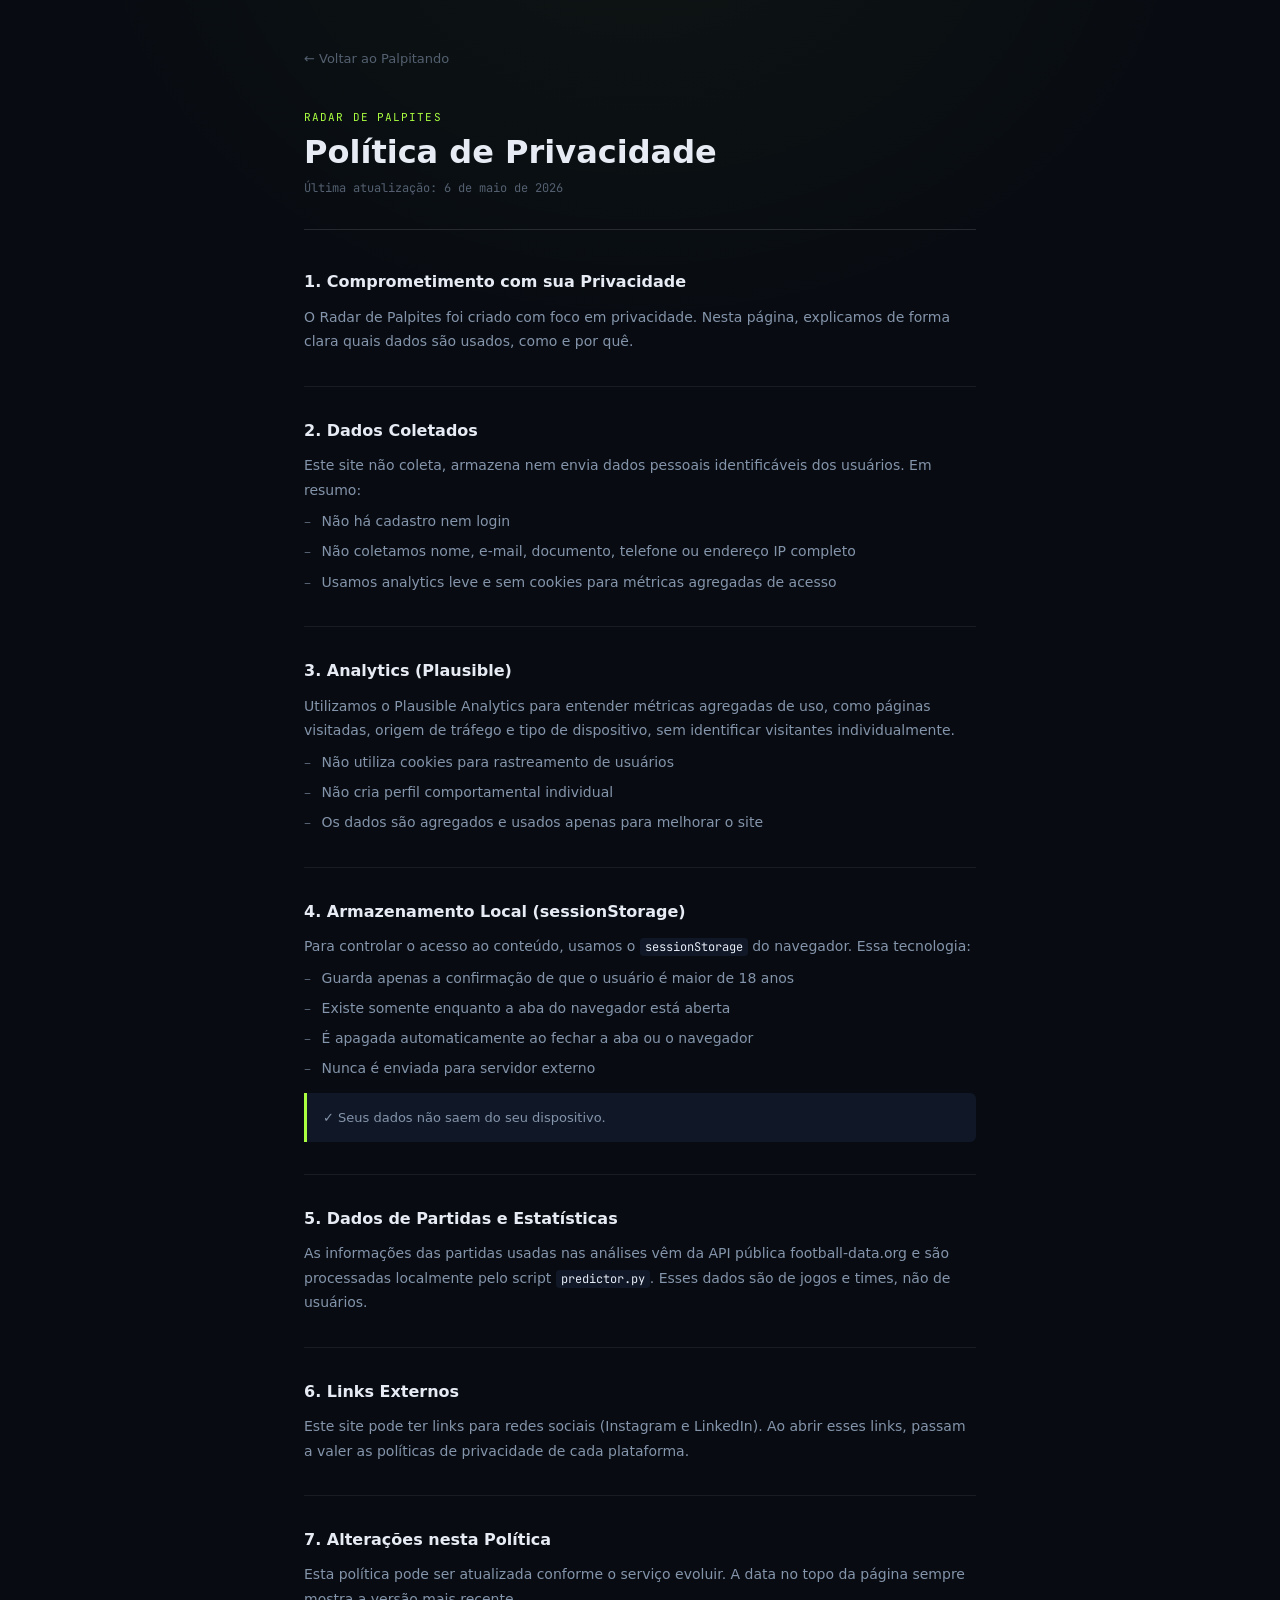
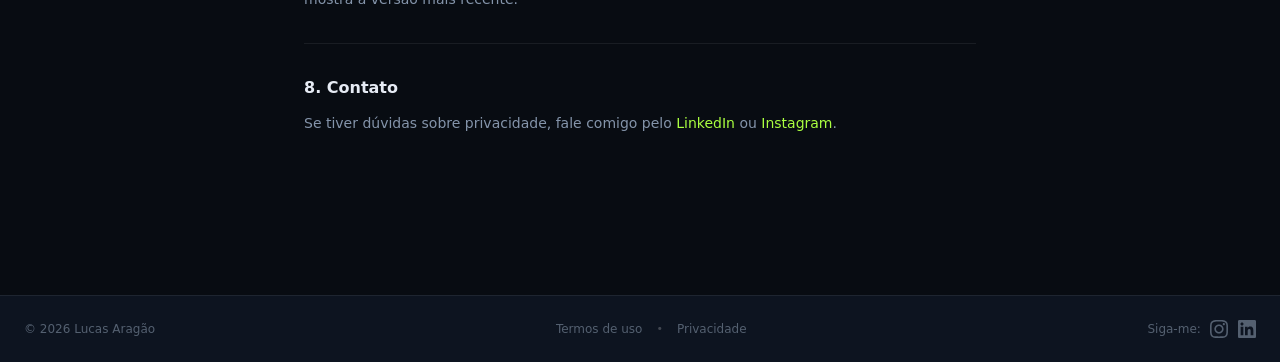
<file: privacidade.html>
<!DOCTYPE html>
<html lang="pt-BR">
<head>
  <meta charset="UTF-8" />
  <meta name="viewport" content="width=device-width, initial-scale=1.0" />
  <title>Política de Privacidade — Radar de Palpites</title>
  <meta name="description" content="Política de privacidade do Radar de Palpites em linguagem simples e transparente." />
  <meta property="og:title" content="Política de Privacidade — Radar de Palpites" />
  <meta property="og:type" content="website" />
  <meta name="color-scheme" content="dark light" />
  <!-- Privacy-friendly analytics by Plausible -->
  <script async src="https://plausible.io/js/pa-AXcuUjfmheGgWd1r8lL9A.js"></script>
  <script>
    window.plausible = window.plausible || function () {
      (plausible.q = plausible.q || []).push(arguments);
    };
    plausible.init = plausible.init || function (i) {
      plausible.o = i || {};
    };
    plausible.init();
  </script>
  <script>
    (function () {
      try {
        var savedTheme = localStorage.getItem('radar-theme');
        if (savedTheme === 'light' || savedTheme === 'dark') {
          document.documentElement.dataset.theme = savedTheme;
        }
      } catch (error) {}
    })();
  </script>
  <link rel="icon" href="assets/fav-icon.png" type="image/png" />
  <link rel="preconnect" href="https://fonts.googleapis.com" />
  <link rel="preconnect" href="https://fonts.gstatic.com" crossorigin />
  <link href="https://fonts.googleapis.com/css2?family=Inter:wght@300;400;500;600;700&family=JetBrains+Mono:wght@400;500&display=swap" rel="stylesheet" />
  <link rel="stylesheet" href="styles.css" />
  <style>
    .legal-page {
      max-width: 720px;
      margin: 0 auto;
      padding: 3rem 1.5rem 5rem;
    }
    .legal-back {
      display: inline-flex;
      align-items: center;
      gap: 6px;
      font-size: 13px;
      color: var(--text-3);
      text-decoration: none;
      margin-bottom: 2.5rem;
      transition: color var(--transition);
    }
    .legal-back:hover { color: var(--text-2); }
    .legal-eyebrow {
      font-family: var(--mono);
      font-size: 11px;
      letter-spacing: 0.1em;
      text-transform: uppercase;
      color: var(--primary);
      margin-bottom: 0.5rem;
    }
    .legal-title {
      font-size: 2rem;
      font-weight: 700;
      color: var(--text);
      margin-bottom: 0.5rem;
      line-height: 1.2;
    }
    .legal-updated {
      font-size: 12px;
      color: var(--text-3);
      font-family: var(--mono);
      margin-bottom: 2.5rem;
      padding-bottom: 2rem;
      border-bottom: 1px solid var(--line-2);
    }
    .legal-section {
      margin-bottom: 2rem;
    }
    .legal-section h2 {
      font-size: 1rem;
      font-weight: 600;
      color: var(--text);
      margin-bottom: 0.65rem;
    }
    .legal-section p {
      font-size: 14px;
      color: var(--text-2);
      line-height: 1.75;
    }
    .legal-section ul {
      list-style: none;
      display: flex;
      flex-direction: column;
      gap: 0.4rem;
      margin-top: 0.5rem;
    }
    .legal-section ul li {
      font-size: 14px;
      color: var(--text-2);
      line-height: 1.7;
      padding-left: 1.1rem;
      position: relative;
    }
    .legal-section ul li::before {
      content: "–";
      position: absolute;
      left: 0;
      color: var(--text-3);
    }
    .legal-divider {
      border: none;
      border-top: 1px solid var(--line);
      margin: 2rem 0;
    }
    .legal-highlight {
      background: var(--surface);
      border-left: 3px solid var(--primary);
      padding: 0.85rem 1rem;
      border-radius: 0 var(--radius-sm) var(--radius-sm) 0;
      font-size: 13px;
      color: var(--text-2);
      line-height: 1.65;
      margin-top: 0.75rem;
    }
  </style>
</head>
<body>
  <div class="legal-page">
    <a href="index.html" class="legal-back">← Voltar ao Palpitando</a>

    <p class="legal-eyebrow">Radar de Palpites</p>
    <h1 class="legal-title">Política de Privacidade</h1>
    <p class="legal-updated">Última atualização: 6 de maio de 2026</p>

    <div class="legal-section">
      <h2>1. Comprometimento com sua Privacidade</h2>
      <p>O Radar de Palpites foi criado com foco em privacidade. Nesta página, explicamos de forma clara quais dados são usados, como e por quê.</p>
    </div>

    <hr class="legal-divider" />

    <div class="legal-section">
      <h2>2. Dados Coletados</h2>
      <p>Este site não coleta, armazena nem envia dados pessoais identificáveis dos usuários. Em resumo:</p>
      <ul>
        <li>Não há cadastro nem login</li>
        <li>Não coletamos nome, e-mail, documento, telefone ou endereço IP completo</li>
        <li>Usamos analytics leve e sem cookies para métricas agregadas de acesso</li>
      </ul>
    </div>

    <hr class="legal-divider" />

    <div class="legal-section">
      <h2>3. Analytics (Plausible)</h2>
      <p>Utilizamos o Plausible Analytics para entender métricas agregadas de uso, como páginas visitadas, origem de tráfego e tipo de dispositivo, sem identificar visitantes individualmente.</p>
      <ul>
        <li>Não utiliza cookies para rastreamento de usuários</li>
        <li>Não cria perfil comportamental individual</li>
        <li>Os dados são agregados e usados apenas para melhorar o site</li>
      </ul>
    </div>

    <hr class="legal-divider" />

    <div class="legal-section">
      <h2>4. Armazenamento Local (sessionStorage)</h2>
      <p>Para controlar o acesso ao conteúdo, usamos o <code style="font-family: var(--mono); font-size: 12px; background: var(--surface); padding: 1px 5px; border-radius: 4px; color: var(--text);">sessionStorage</code> do navegador. Essa tecnologia:</p>
      <ul>
        <li>Guarda apenas a confirmação de que o usuário é maior de 18 anos</li>
        <li>Existe somente enquanto a aba do navegador está aberta</li>
        <li>É apagada automaticamente ao fechar a aba ou o navegador</li>
        <li>Nunca é enviada para servidor externo</li>
      </ul>
      <div class="legal-highlight">
        ✓ Seus dados não saem do seu dispositivo.
      </div>
    </div>

    <hr class="legal-divider" />

    <div class="legal-section">
      <h2>5. Dados de Partidas e Estatísticas</h2>
      <p>As informações das partidas usadas nas análises vêm da API pública football-data.org e são processadas localmente pelo script <code style="font-family: var(--mono); font-size: 12px; background: var(--surface); padding: 1px 5px; border-radius: 4px; color: var(--text);">predictor.py</code>. Esses dados são de jogos e times, não de usuários.</p>
    </div>

    <hr class="legal-divider" />

    <div class="legal-section">
      <h2>6. Links Externos</h2>
      <p>Este site pode ter links para redes sociais (Instagram e LinkedIn). Ao abrir esses links, passam a valer as políticas de privacidade de cada plataforma.</p>
    </div>

    <hr class="legal-divider" />

    <div class="legal-section">
      <h2>7. Alterações nesta Política</h2>
      <p>Esta política pode ser atualizada conforme o serviço evoluir. A data no topo da página sempre mostra a versão mais recente.</p>
    </div>

    <hr class="legal-divider" />

    <div class="legal-section">
      <h2>8. Contato</h2>
      <p>Se tiver dúvidas sobre privacidade, fale comigo pelo <a href="https://www.linkedin.com/in/lucas-aragao-magno/" target="_blank" rel="noopener noreferrer" style="color: var(--primary); text-decoration: none;">LinkedIn</a> ou <a href="https://www.instagram.com/lucaasaragao1/" target="_blank" rel="noopener noreferrer" style="color: var(--primary); text-decoration: none;">Instagram</a>.</p>
    </div>
  </div>

  <footer class="app-footer">
    <div class="footer-content">
      <div class="footer-copyright">© 2026 Lucas Aragão</div>
      <div class="footer-links">
        <a href="termos.html" class="footer-link">Termos de uso</a>
        <span class="footer-separator">•</span>
        <a href="privacidade.html" class="footer-link">Privacidade</a>
      </div>
      <div class="footer-social">
        <span>Siga-me:</span>
        <a href="https://www.instagram.com/lucaasaragao1/" target="_blank" rel="noopener noreferrer" class="social-link">
          <svg width="18" height="18" viewBox="0 0 24 24" fill="currentColor"><path d="M12 2.163c3.204 0 3.584.012 4.85.07 3.252.148 4.771 1.691 4.919 4.919.058 1.265.069 1.645.069 4.849 0 3.205-.012 3.584-.069 4.849-.149 3.225-1.664 4.771-4.919 4.919-1.266.058-1.644.07-4.85.07-3.204 0-3.584-.012-4.849-.07-3.26-.149-4.771-1.699-4.919-4.92-.058-1.265-.07-1.644-.07-4.849 0-3.204.013-3.583.07-4.849.149-3.227 1.664-4.771 4.919-4.919 1.266-.057 1.645-.069 4.849-.069zm0-2.163c-3.259 0-3.667.014-4.947.072-4.358.2-6.78 2.618-6.98 6.98-.059 1.281-.073 1.689-.073 4.948 0 3.259.014 3.668.072 4.948.2 4.358 2.618 6.78 6.98 6.98 1.281.058 1.689.072 4.948.072 3.259 0 3.668-.014 4.948-.072 4.354-.2 6.782-2.618 6.979-6.98.059-1.28.073-1.689.073-4.948 0-3.259-.014-3.667-.072-4.947-.196-4.354-2.617-6.78-6.979-6.98-1.281-.059-1.69-.073-4.949-.073zm0 5.838c-3.403 0-6.162 2.759-6.162 6.162s2.759 6.163 6.162 6.163 6.162-2.759 6.162-6.163c0-3.403-2.759-6.162-6.162-6.162zm0 10.162c-2.209 0-4-1.79-4-4 0-2.209 1.791-4 4-4s4 1.791 4 4c0 2.21-1.791 4-4 4zm6.406-11.845c-.796 0-1.441.645-1.441 1.44s.645 1.44 1.441 1.44c.795 0 1.439-.645 1.439-1.44s-.644-1.44-1.439-1.44z"/></svg>
        </a>
        <a href="https://www.linkedin.com/in/lucas-aragao-magno/" target="_blank" rel="noopener noreferrer" class="social-link">
          <svg width="18" height="18" viewBox="0 0 24 24" fill="currentColor"><path d="M20.447 20.452h-3.554v-5.569c0-1.328-.027-3.037-1.852-3.037-1.853 0-2.136 1.445-2.136 2.939v5.667H9.351V9h3.414v1.561h.046c.477-.9 1.637-1.85 3.37-1.85 3.601 0 4.267 2.37 4.267 5.455v6.286zM5.337 7.433c-1.144 0-2.063-.926-2.063-2.065 0-1.138.92-2.063 2.063-2.063 1.14 0 2.064.925 2.064 2.063 0 1.139-.925 2.065-2.064 2.065zm1.782 13.019H3.555V9h3.564v11.452zM22.225 0H1.771C.792 0 0 .774 0 1.729v20.542C0 23.227.792 24 1.771 24h20.451C23.2 24 24 23.227 24 22.271V1.729C24 .774 23.2 0 22.222 0h.003z"/></svg>
        </a>
      </div>
    </div>
  </footer>
</body>
</html>
</file>
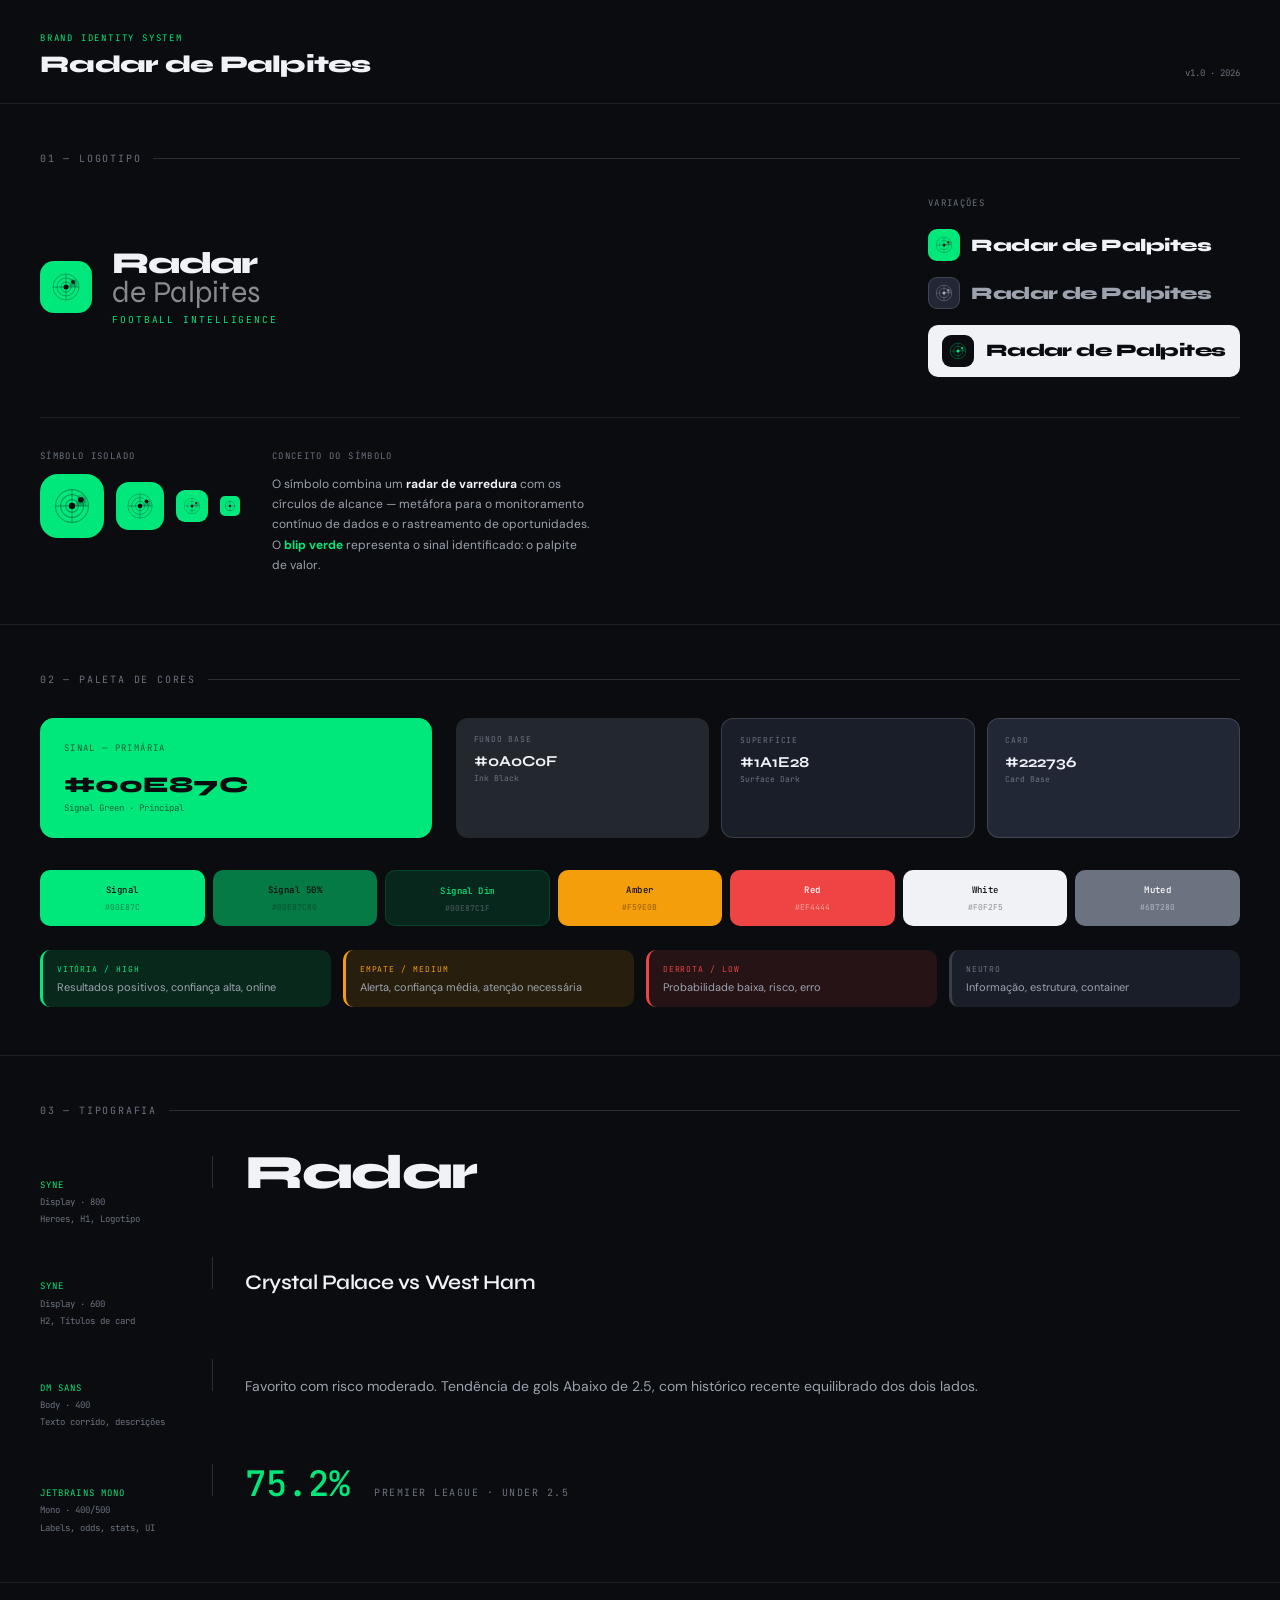
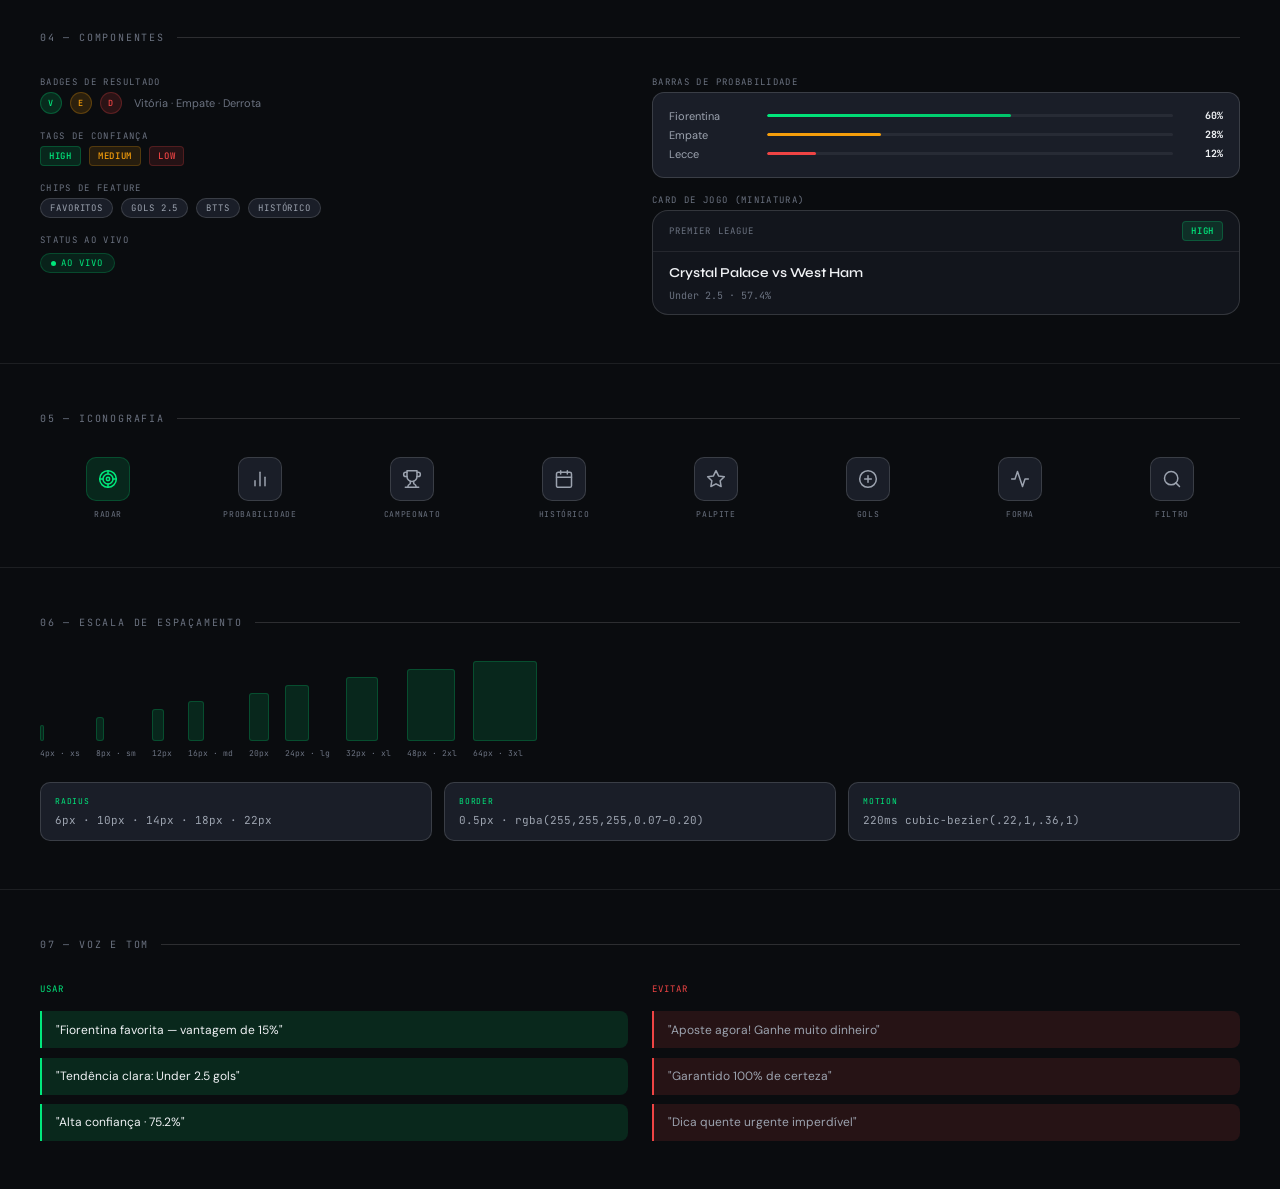
<file: radar_brand_identity.html>
<!DOCTYPE html>
<style>
@import url('https://fonts.googleapis.com/css2?family=Syne:wght@400;500;600;700;800&family=JetBrains+Mono:wght@400;500&family=DM+Sans:ital,wght@0,300;0,400;0,500;1,300&display=swap');

*{box-sizing:border-box;margin:0;padding:0}
:root{
  --ink:#0a0c0f;
  --ink-2:#23272e;
  --ink-3:#3e444f;
  --muted:#6b7280;
  --muted-2:#9ca3af;
  --line:rgba(255,255,255,0.08);
  --line-2:rgba(255,255,255,0.14);
  --surface:#12151c;
  --surface-2:#1a1e28;
  --surface-3:#222736;
  --signal:#00e87c;
  --signal-dim:rgba(0,232,124,0.12);
  --signal-glow:rgba(0,232,124,0.2);
  --amber:#f59e0b;
  --amber-dim:rgba(245,158,11,0.12);
  --red:#ef4444;
  --red-dim:rgba(239,68,68,0.12);
  --white:#f0f2f5;
  --mono:'JetBrains Mono',monospace;
  --display:'Syne',sans-serif;
  --body:'DM Sans',system-ui,sans-serif;
}
body{font-family:var(--body);background:var(--ink);color:var(--white);-webkit-font-smoothing:antialiased;}

/* ── SECTIONS ─────────────── */
.section{padding:3rem 2.5rem;border-bottom:1px solid var(--line);}
.section:last-child{border-bottom:none;}
.label{font-family:var(--mono);font-size:10px;text-transform:uppercase;letter-spacing:.18em;color:var(--muted);margin-bottom:2rem;display:flex;align-items:center;gap:.75rem;}
.label::after{content:'';flex:1;height:1px;background:var(--line-2);}

/* ── LOGO SECTION ─────────────── */
.logo-area{display:flex;align-items:center;justify-content:space-between;gap:3rem;}
.logo-main{display:flex;align-items:center;gap:1.25rem;}
.logo-mark{
  width:52px;height:52px;
  background:var(--signal);
  border-radius:14px;
  display:flex;align-items:center;justify-content:center;
  position:relative;
  flex-shrink:0;
}
.logo-mark svg{width:30px;height:30px;}
.logo-text-block{}
.logo-name{font-family:var(--display);font-size:1.9rem;font-weight:800;letter-spacing:-.04em;color:var(--white);line-height:1;}
.logo-tag{font-family:var(--mono);font-size:9.5px;text-transform:uppercase;letter-spacing:.2em;color:var(--signal);margin-top:.35rem;}
.logo-variants{display:flex;flex-direction:column;gap:1rem;}
.logo-sm{display:flex;align-items:center;gap:.7rem;}
.logo-mark-sm{width:32px;height:32px;background:var(--signal);border-radius:9px;display:flex;align-items:center;justify-content:center;}
.logo-mark-sm svg{width:18px;height:18px;}
.logo-name-sm{font-family:var(--display);font-size:1.1rem;font-weight:800;letter-spacing:-.03em;color:var(--white);}
.logo-mono{display:flex;align-items:center;gap:.7rem;}
.logo-mark-mono{width:32px;height:32px;background:var(--surface-3);border:1px solid var(--line-2);border-radius:9px;display:flex;align-items:center;justify-content:center;}
.logo-mark-mono svg{width:18px;height:18px;}
.logo-name-mono{font-family:var(--display);font-size:1.1rem;font-weight:800;letter-spacing:-.03em;color:var(--muted-2);}
.logo-negative{background:var(--white);border-radius:10px;padding:.6rem .9rem;display:inline-flex;align-items:center;gap:.7rem;}
.logo-mark-neg{width:32px;height:32px;background:var(--ink);border-radius:9px;display:flex;align-items:center;justify-content:center;}
.logo-mark-neg svg{width:18px;height:18px;}
.logo-name-neg{font-family:var(--display);font-size:1.1rem;font-weight:800;letter-spacing:-.03em;color:var(--ink);}

/* ── PALETTE ─────────────── */
.palette-grid{display:grid;grid-template-columns:repeat(7,1fr);gap:.5rem;}
.swatch{border-radius:10px;padding:.9rem .5rem .75rem;text-align:center;display:flex;flex-direction:column;gap:.4rem;}
.swatch-label{font-family:var(--mono);font-size:9px;font-weight:500;letter-spacing:.05em;}
.swatch-hex{font-family:var(--mono);font-size:8px;opacity:.7;}

/* ── TYPOGRAPHY ─────────────── */
.type-samples{display:flex;flex-direction:column;gap:2rem;}
.type-row{display:flex;align-items:baseline;gap:2rem;}
.type-meta{min-width:140px;display:flex;flex-direction:column;gap:.2rem;}
.type-meta-name{font-family:var(--mono);font-size:9px;color:var(--signal);text-transform:uppercase;letter-spacing:.12em;}
.type-meta-spec{font-family:var(--mono);font-size:9px;color:var(--muted);margin-top:2px;}
.type-divider{width:1px;height:2rem;background:var(--line-2);flex-shrink:0;}
.t-hero{font-family:var(--display);font-size:3rem;font-weight:800;letter-spacing:-.04em;color:var(--white);line-height:1;}
.t-h1{font-family:var(--display);font-size:2rem;font-weight:700;letter-spacing:-.03em;color:var(--white);line-height:1.1;}
.t-h2{font-family:var(--display);font-size:1.3rem;font-weight:600;letter-spacing:-.02em;color:var(--white);}
.t-body{font-family:var(--body);font-size:14px;font-weight:400;color:var(--muted-2);line-height:1.6;}
.t-caption{font-family:var(--mono);font-size:10px;text-transform:uppercase;letter-spacing:.15em;color:var(--muted);}
.t-number{font-family:var(--mono);font-size:2.2rem;font-weight:500;color:var(--signal);}

/* ── COMPONENTS ─────────────── */
.comp-grid{display:grid;grid-template-columns:1fr 1fr;gap:1.5rem;}
.comp-area{display:flex;flex-direction:column;gap:1rem;}
.comp-title{font-family:var(--mono);font-size:9px;text-transform:uppercase;letter-spacing:.15em;color:var(--muted);margin-bottom:.25rem;}

/* Badge */
.badge-row{display:flex;gap:.5rem;flex-wrap:wrap;align-items:center;}
.badge{display:inline-flex;align-items:center;justify-content:center;font-family:var(--mono);font-size:8.5px;font-weight:500;letter-spacing:.06em;text-transform:uppercase;border-radius:50%;width:22px;height:22px;}
.badge.v{background:rgba(0,232,124,.14);color:var(--signal);border:1px solid rgba(0,232,124,.25);}
.badge.e{background:rgba(245,158,11,.14);color:var(--amber);border:1px solid rgba(245,158,11,.25);}
.badge.d{background:rgba(239,68,68,.14);color:var(--red);border:1px solid rgba(239,68,68,.25);}

/* Confidence tags */
.conf{font-family:var(--mono);font-size:9px;font-weight:500;letter-spacing:.08em;text-transform:uppercase;border-radius:4px;padding:3px 8px;}
.conf.high{background:rgba(0,232,124,.12);color:var(--signal);border:1px solid rgba(0,232,124,.22);}
.conf.medium{background:rgba(245,158,11,.12);color:var(--amber);border:1px solid rgba(245,158,11,.22);}
.conf.low{background:rgba(239,68,68,.12);color:var(--red);border:1px solid rgba(239,68,68,.22);}

/* Chip */
.chip{font-family:var(--mono);font-size:9px;text-transform:uppercase;letter-spacing:.1em;padding:3px 9px;border-radius:99px;border:1px solid var(--line-2);color:var(--muted-2);background:var(--surface-2);}

/* Prob bar */
.prob-demo{display:flex;flex-direction:column;gap:5px;padding:1rem;background:var(--surface-2);border:1px solid var(--line-2);border-radius:12px;}
.prob-row{display:grid;grid-template-columns:90px 1fr 42px;align-items:center;gap:8px;font-size:11px;}
.prob-row span:first-child{color:var(--muted-2);}
.prob-track{height:3px;background:rgba(255,255,255,.06);border-radius:99px;overflow:hidden;}
.prob-fill{height:100%;border-radius:99px;}
.prob-fill.h{background:linear-gradient(90deg,var(--signal),#00c46a);}
.prob-fill.m{background:var(--amber);}
.prob-fill.l{background:var(--red);}
.prob-row strong{font-family:var(--mono);font-size:10px;color:var(--white);text-align:right;}

/* Card mini */
.mini-card{background:var(--surface);border:1px solid var(--line-2);border-radius:16px;overflow:hidden;}
.mini-card-head{padding:.65rem 1rem;border-bottom:1px solid var(--line);display:flex;justify-content:space-between;align-items:center;}
.mini-comp{font-family:var(--mono);font-size:9px;text-transform:uppercase;letter-spacing:.12em;color:var(--muted);}
.mini-title{font-family:var(--display);font-size:.85rem;font-weight:600;color:var(--white);}
.mini-body{padding:.75rem 1rem;}

/* Status pill */
.status-live{display:inline-flex;align-items:center;gap:5px;font-family:var(--mono);font-size:9px;text-transform:uppercase;letter-spacing:.12em;color:var(--signal);background:rgba(0,232,124,.1);border:1px solid rgba(0,232,124,.2);padding:3px 10px;border-radius:99px;}
.status-dot{width:5px;height:5px;border-radius:50%;background:var(--signal);animation:pulse 2s infinite;}
@keyframes pulse{0%,100%{opacity:1}50%{opacity:.3}}

/* ── ICONOGRAPHY ─────────────── */
.icon-grid{display:grid;grid-template-columns:repeat(8,1fr);gap:1rem;}
.icon-item{display:flex;flex-direction:column;align-items:center;gap:.5rem;}
.icon-box{width:44px;height:44px;background:var(--surface-2);border:1px solid var(--line-2);border-radius:10px;display:flex;align-items:center;justify-content:center;}
.icon-box svg{width:20px;height:20px;color:var(--muted-2);}
.icon-box.accent{background:var(--signal-dim);border-color:rgba(0,232,124,.2);}
.icon-box.accent svg{color:var(--signal);}
.icon-name{font-family:var(--mono);font-size:8px;color:var(--muted);text-transform:uppercase;letter-spacing:.08em;text-align:center;}

/* ── SPACING ─────────────── */
.space-row{display:flex;align-items:flex-end;gap:1rem;}
.space-item{display:flex;flex-direction:column;align-items:flex-start;gap:.4rem;}
.space-block{background:var(--signal-dim);border:1px solid rgba(0,232,124,.2);border-radius:3px;}
.space-label{font-family:var(--mono);font-size:8px;color:var(--muted);}

/* ── COLOR USAGE ─────────────── */
.usage-row{display:grid;grid-template-columns:1fr 1fr 1fr;gap:1rem;}
.usage-card{padding:1rem;border-radius:12px;border:1px solid var(--line-2);}
</style>

<!-- HEADER -->
<div style="padding:2rem 2.5rem 1.5rem;border-bottom:1px solid rgba(255,255,255,0.08);display:flex;justify-content:space-between;align-items:flex-end;">
  <div>
    <div style="font-family:'JetBrains Mono',monospace;font-size:9px;text-transform:uppercase;letter-spacing:.2em;color:#00e87c;margin-bottom:.4rem;">Brand Identity System</div>
    <div style="font-family:'Syne',sans-serif;font-size:1.5rem;font-weight:800;letter-spacing:-.03em;color:#f0f2f5;">Radar de Palpites</div>
  </div>
  <div style="font-family:'JetBrains Mono',monospace;font-size:9px;color:#6b7280;">v1.0 · 2026</div>
</div>

<!-- 1. LOGO -->
<div class="section">
  <div class="label">01 — Logotipo</div>
  <div class="logo-area">
    <!-- Logo principal -->
    <div class="logo-main">
      <div class="logo-mark">
        <svg viewBox="0 0 30 30" fill="none">
          <!-- Radar circles -->
          <circle cx="15" cy="15" r="13" stroke="#0a0c0f" stroke-width="1" opacity=".3"/>
          <circle cx="15" cy="15" r="9" stroke="#0a0c0f" stroke-width="1" opacity=".3"/>
          <circle cx="15" cy="15" r="5" stroke="#0a0c0f" stroke-width="1" opacity=".3"/>
          <!-- Crosshair lines -->
          <line x1="2" y1="15" x2="28" y2="15" stroke="#0a0c0f" stroke-width=".8" opacity=".4"/>
          <line x1="15" y1="2" x2="15" y2="28" stroke="#0a0c0f" stroke-width=".8" opacity=".4"/>
          <!-- Radar sweep (filled wedge) -->
          <path d="M15 15 L25.2 7.8 A13 13 0 0 1 26.5 15 Z" fill="#0a0c0f" opacity=".18"/>
          <!-- Center dot -->
          <circle cx="15" cy="15" r="2.5" fill="#0a0c0f"/>
          <!-- Blip -->
          <circle cx="22" cy="10" r="2" fill="#0a0c0f" opacity=".85"/>
          <circle cx="22" cy="10" r="3.5" fill="#0a0c0f" opacity=".15"/>
        </svg>
      </div>
      <div class="logo-text-block">
        <div class="logo-name">Radar</div>
        <div style="font-family:'Syne',sans-serif;font-size:1.9rem;font-weight:400;letter-spacing:.01em;color:rgba(240,242,245,.55);line-height:1;margin-top:-.1rem;">de Palpites</div>
        <div class="logo-tag">Football Intelligence</div>
      </div>
    </div>

    <!-- Variações -->
    <div class="logo-variants">
      <div class="comp-title">Variações</div>
      <!-- Small -->
      <div class="logo-sm">
        <div class="logo-mark-sm">
          <svg viewBox="0 0 30 30" fill="none" width="18" height="18">
            <circle cx="15" cy="15" r="13" stroke="#0a0c0f" stroke-width="1.2" opacity=".3"/>
            <circle cx="15" cy="15" r="8" stroke="#0a0c0f" stroke-width="1.2" opacity=".3"/>
            <line x1="2" y1="15" x2="28" y2="15" stroke="#0a0c0f" stroke-width=".8" opacity=".4"/>
            <line x1="15" y1="2" x2="15" y2="28" stroke="#0a0c0f" stroke-width=".8" opacity=".4"/>
            <path d="M15 15 L25.2 7.8 A13 13 0 0 1 26.5 15 Z" fill="#0a0c0f" opacity=".2"/>
            <circle cx="15" cy="15" r="2.5" fill="#0a0c0f"/>
            <circle cx="22" cy="10" r="1.8" fill="#0a0c0f" opacity=".9"/>
          </svg>
        </div>
        <div class="logo-name-sm">Radar de Palpites</div>
      </div>
      <!-- Mono -->
      <div class="logo-mono">
        <div class="logo-mark-mono">
          <svg viewBox="0 0 30 30" fill="none" width="18" height="18">
            <circle cx="15" cy="15" r="13" stroke="rgba(240,242,245,.3)" stroke-width="1.2"/>
            <circle cx="15" cy="15" r="8" stroke="rgba(240,242,245,.3)" stroke-width="1.2"/>
            <line x1="2" y1="15" x2="28" y2="15" stroke="rgba(240,242,245,.3)" stroke-width=".8"/>
            <line x1="15" y1="2" x2="15" y2="28" stroke="rgba(240,242,245,.3)" stroke-width=".8"/>
            <path d="M15 15 L25.2 7.8 A13 13 0 0 1 26.5 15 Z" fill="rgba(240,242,245,.15)"/>
            <circle cx="15" cy="15" r="2.5" fill="rgba(240,242,245,.6)"/>
            <circle cx="22" cy="10" r="1.8" fill="rgba(240,242,245,.5)"/>
          </svg>
        </div>
        <div class="logo-name-mono">Radar de Palpites</div>
      </div>
      <!-- Negativo -->
      <div class="logo-negative">
        <div class="logo-mark-neg">
          <svg viewBox="0 0 30 30" fill="none" width="18" height="18">
            <circle cx="15" cy="15" r="13" stroke="rgba(0,232,124,.4)" stroke-width="1.2"/>
            <circle cx="15" cy="15" r="8" stroke="rgba(0,232,124,.4)" stroke-width="1.2"/>
            <line x1="2" y1="15" x2="28" y2="15" stroke="rgba(0,232,124,.4)" stroke-width=".8"/>
            <line x1="15" y1="2" x2="15" y2="28" stroke="rgba(0,232,124,.4)" stroke-width=".8"/>
            <path d="M15 15 L25.2 7.8 A13 13 0 0 1 26.5 15 Z" fill="rgba(0,232,124,.15)"/>
            <circle cx="15" cy="15" r="2.5" fill="#00e87c"/>
            <circle cx="22" cy="10" r="1.8" fill="#00e87c" opacity=".9"/>
          </svg>
        </div>
        <div class="logo-name-neg">Radar de Palpites</div>
      </div>
    </div>
  </div>

  <!-- Símbolo isolado + construção -->
  <div style="display:flex;gap:2rem;margin-top:2.5rem;padding-top:2rem;border-top:1px solid var(--line);">
    <div>
      <div class="comp-title" style="margin-bottom:.75rem;">Símbolo isolado</div>
      <div style="display:flex;gap:.75rem;align-items:center;">
        <div style="width:64px;height:64px;background:var(--signal);border-radius:18px;display:flex;align-items:center;justify-content:center;">
          <svg viewBox="0 0 30 30" fill="none" width="38" height="38">
            <circle cx="15" cy="15" r="13" stroke="#0a0c0f" stroke-width="1" opacity=".3"/>
            <circle cx="15" cy="15" r="9" stroke="#0a0c0f" stroke-width="1" opacity=".3"/>
            <circle cx="15" cy="15" r="5" stroke="#0a0c0f" stroke-width="1" opacity=".3"/>
            <line x1="2" y1="15" x2="28" y2="15" stroke="#0a0c0f" stroke-width=".8" opacity=".4"/>
            <line x1="15" y1="2" x2="15" y2="28" stroke="#0a0c0f" stroke-width=".8" opacity=".4"/>
            <path d="M15 15 L25.2 7.8 A13 13 0 0 1 26.5 15 Z" fill="#0a0c0f" opacity=".2"/>
            <circle cx="15" cy="15" r="2.5" fill="#0a0c0f"/>
            <circle cx="22" cy="10" r="2.2" fill="#0a0c0f"/>
            <circle cx="22" cy="10" r="4" fill="#0a0c0f" opacity=".12"/>
          </svg>
        </div>
        <div style="width:48px;height:48px;background:var(--signal);border-radius:13px;display:flex;align-items:center;justify-content:center;">
          <svg viewBox="0 0 30 30" fill="none" width="28" height="28">
            <circle cx="15" cy="15" r="13" stroke="#0a0c0f" stroke-width="1" opacity=".3"/>
            <circle cx="15" cy="15" r="9" stroke="#0a0c0f" stroke-width="1" opacity=".3"/>
            <circle cx="15" cy="15" r="5" stroke="#0a0c0f" stroke-width="1" opacity=".3"/>
            <line x1="2" y1="15" x2="28" y2="15" stroke="#0a0c0f" stroke-width=".8" opacity=".4"/>
            <line x1="15" y1="2" x2="15" y2="28" stroke="#0a0c0f" stroke-width=".8" opacity=".4"/>
            <path d="M15 15 L25.2 7.8 A13 13 0 0 1 26.5 15 Z" fill="#0a0c0f" opacity=".2"/>
            <circle cx="15" cy="15" r="2.5" fill="#0a0c0f"/>
            <circle cx="22" cy="10" r="2" fill="#0a0c0f"/>
          </svg>
        </div>
        <div style="width:32px;height:32px;background:var(--signal);border-radius:9px;display:flex;align-items:center;justify-content:center;">
          <svg viewBox="0 0 30 30" fill="none" width="18" height="18">
            <circle cx="15" cy="15" r="13" stroke="#0a0c0f" stroke-width="1" opacity=".3"/>
            <circle cx="15" cy="15" r="8" stroke="#0a0c0f" stroke-width="1" opacity=".3"/>
            <line x1="2" y1="15" x2="28" y2="15" stroke="#0a0c0f" stroke-width=".8" opacity=".4"/>
            <line x1="15" y1="2" x2="15" y2="28" stroke="#0a0c0f" stroke-width=".8" opacity=".4"/>
            <path d="M15 15 L25.2 7.8 A13 13 0 0 1 26.5 15 Z" fill="#0a0c0f" opacity=".2"/>
            <circle cx="15" cy="15" r="2.5" fill="#0a0c0f"/>
            <circle cx="22" cy="10" r="1.8" fill="#0a0c0f"/>
          </svg>
        </div>
        <div style="width:20px;height:20px;background:var(--signal);border-radius:5px;display:flex;align-items:center;justify-content:center;">
          <svg viewBox="0 0 30 30" fill="none" width="12" height="12">
            <circle cx="15" cy="15" r="12" stroke="#0a0c0f" stroke-width="1.5" opacity=".4"/>
            <line x1="2" y1="15" x2="28" y2="15" stroke="#0a0c0f" stroke-width="1.2" opacity=".5"/>
            <line x1="15" y1="2" x2="15" y2="28" stroke="#0a0c0f" stroke-width="1.2" opacity=".5"/>
            <circle cx="15" cy="15" r="3" fill="#0a0c0f"/>
          </svg>
        </div>
      </div>
    </div>
    <div>
      <div class="comp-title" style="margin-bottom:.75rem;">Conceito do símbolo</div>
      <div style="font-family:'DM Sans',sans-serif;font-size:12px;color:var(--muted-2);line-height:1.7;max-width:320px;">
        O símbolo combina um <strong style="color:var(--white);">radar de varredura</strong> com os círculos de alcance — metáfora para o monitoramento contínuo de dados e o rastreamento de oportunidades. O <strong style="color:var(--signal);">blip verde</strong> representa o sinal identificado: o palpite de valor.
      </div>
    </div>
  </div>
</div>

<!-- 2. PALETTE -->
<div class="section">
  <div class="label">02 — Paleta de cores</div>

  <!-- Cor primária em destaque -->
  <div style="display:grid;grid-template-columns:1fr 2fr;gap:1.5rem;margin-bottom:2rem;">
    <div style="background:var(--signal);border-radius:14px;padding:1.5rem;display:flex;flex-direction:column;justify-content:space-between;min-height:120px;">
      <div style="font-family:'JetBrains Mono',monospace;font-size:9px;text-transform:uppercase;letter-spacing:.15em;color:rgba(10,12,15,.6);">Sinal — Primária</div>
      <div>
        <div style="font-family:'Syne',sans-serif;font-size:1.4rem;font-weight:800;color:var(--ink);">#00E87C</div>
        <div style="font-family:'JetBrains Mono',monospace;font-size:9px;color:rgba(10,12,15,.6);margin-top:.2rem;">Signal Green · Principal</div>
      </div>
    </div>
    <div style="display:grid;grid-template-columns:1fr 1fr 1fr;gap:.75rem;">
      <div style="background:var(--ink-2);border-radius:12px;padding:1rem 1.1rem;">
        <div style="font-family:'JetBrains Mono',monospace;font-size:8px;color:var(--muted);text-transform:uppercase;letter-spacing:.1em;margin-bottom:.5rem;">Fundo base</div>
        <div style="font-family:'Syne',sans-serif;font-size:.95rem;font-weight:700;color:var(--white);">#0A0C0F</div>
        <div style="font-family:'JetBrains Mono',monospace;font-size:8px;color:var(--muted);margin-top:.2rem;">Ink Black</div>
      </div>
      <div style="background:var(--surface-2);border:1px solid var(--line-2);border-radius:12px;padding:1rem 1.1rem;">
        <div style="font-family:'JetBrains Mono',monospace;font-size:8px;color:var(--muted);text-transform:uppercase;letter-spacing:.1em;margin-bottom:.5rem;">Superfície</div>
        <div style="font-family:'Syne',sans-serif;font-size:.95rem;font-weight:700;color:var(--white);">#1A1E28</div>
        <div style="font-family:'JetBrains Mono',monospace;font-size:8px;color:var(--muted);margin-top:.2rem;">Surface Dark</div>
      </div>
      <div style="background:var(--surface-3);border:1px solid var(--line-2);border-radius:12px;padding:1rem 1.1rem;">
        <div style="font-family:'JetBrains Mono',monospace;font-size:8px;color:var(--muted);text-transform:uppercase;letter-spacing:.1em;margin-bottom:.5rem;">Card</div>
        <div style="font-family:'Syne',sans-serif;font-size:.95rem;font-weight:700;color:var(--white);">#222736</div>
        <div style="font-family:'JetBrains Mono',monospace;font-size:8px;color:var(--muted);margin-top:.2rem;">Card Base</div>
      </div>
    </div>
  </div>

  <!-- Swatches -->
  <div class="palette-grid">
    <div class="swatch" style="background:var(--signal);"><span class="swatch-label" style="color:#0a0c0f;">Signal</span><span class="swatch-hex" style="color:rgba(10,12,15,.6)">#00E87C</span></div>
    <div class="swatch" style="background:rgba(0,232,124,.5);"><span class="swatch-label" style="color:#0a0c0f;">Signal 50%</span><span class="swatch-hex" style="color:rgba(10,12,15,.5)">#00E87C80</span></div>
    <div class="swatch" style="background:var(--signal-dim);border:1px solid rgba(0,232,124,.15);"><span class="swatch-label" style="color:var(--signal);">Signal Dim</span><span class="swatch-hex" style="color:var(--muted)">#00E87C1F</span></div>
    <div class="swatch" style="background:var(--amber);"><span class="swatch-label" style="color:#0a0c0f;">Amber</span><span class="swatch-hex" style="color:rgba(10,12,15,.6)">#F59E0B</span></div>
    <div class="swatch" style="background:var(--red);"><span class="swatch-label" style="color:#fff;">Red</span><span class="swatch-hex" style="color:rgba(255,255,255,.7)">#EF4444</span></div>
    <div class="swatch" style="background:var(--white);"><span class="swatch-label" style="color:#0a0c0f;">White</span><span class="swatch-hex" style="color:rgba(10,12,15,.6)">#F0F2F5</span></div>
    <div class="swatch" style="background:var(--muted);"><span class="swatch-label" style="color:#fff;">Muted</span><span class="swatch-hex" style="color:rgba(255,255,255,.7)">#6B7280</span></div>
  </div>

  <!-- Uso semântico -->
  <div style="display:grid;grid-template-columns:1fr 1fr 1fr 1fr;gap:.75rem;margin-top:1.5rem;">
    <div style="padding:.85rem;border-radius:10px;border-left:3px solid var(--signal);background:var(--signal-dim);">
      <div style="font-family:'JetBrains Mono',monospace;font-size:8px;text-transform:uppercase;letter-spacing:.12em;color:var(--signal);margin-bottom:.35rem;">Vitória / HIGH</div>
      <div style="font-size:11px;color:var(--muted-2);">Resultados positivos, confiança alta, online</div>
    </div>
    <div style="padding:.85rem;border-radius:10px;border-left:3px solid var(--amber);background:var(--amber-dim);">
      <div style="font-family:'JetBrains Mono',monospace;font-size:8px;text-transform:uppercase;letter-spacing:.12em;color:var(--amber);margin-bottom:.35rem;">Empate / MEDIUM</div>
      <div style="font-size:11px;color:var(--muted-2);">Alerta, confiança média, atenção necessária</div>
    </div>
    <div style="padding:.85rem;border-radius:10px;border-left:3px solid var(--red);background:var(--red-dim);">
      <div style="font-family:'JetBrains Mono',monospace;font-size:8px;text-transform:uppercase;letter-spacing:.12em;color:var(--red);margin-bottom:.35rem;">Derrota / LOW</div>
      <div style="font-size:11px;color:var(--muted-2);">Probabilidade baixa, risco, erro</div>
    </div>
    <div style="padding:.85rem;border-radius:10px;border-left:3px solid var(--line-2);background:var(--surface-2);">
      <div style="font-family:'JetBrains Mono',monospace;font-size:8px;text-transform:uppercase;letter-spacing:.12em;color:var(--muted);margin-bottom:.35rem;">Neutro</div>
      <div style="font-size:11px;color:var(--muted-2);">Informação, estrutura, container</div>
    </div>
  </div>
</div>

<!-- 3. TYPOGRAPHY -->
<div class="section">
  <div class="label">03 — Tipografia</div>
  <div class="type-samples">
    <div class="type-row">
      <div class="type-meta">
        <span class="type-meta-name">Syne</span>
        <span class="type-meta-spec">Display · 800</span>
        <span class="type-meta-spec">Heroes, H1, Logotipo</span>
      </div>
      <div class="type-divider"></div>
      <div class="t-hero">Radar</div>
    </div>
    <div class="type-row">
      <div class="type-meta">
        <span class="type-meta-name">Syne</span>
        <span class="type-meta-spec">Display · 600</span>
        <span class="type-meta-spec">H2, Títulos de card</span>
      </div>
      <div class="type-divider"></div>
      <div class="t-h2">Crystal Palace vs West Ham</div>
    </div>
    <div class="type-row">
      <div class="type-meta">
        <span class="type-meta-name">DM Sans</span>
        <span class="type-meta-spec">Body · 400</span>
        <span class="type-meta-spec">Texto corrido, descrições</span>
      </div>
      <div class="type-divider"></div>
      <div class="t-body">Favorito com risco moderado. Tendência de gols Abaixo de 2.5, com histórico recente equilibrado dos dois lados.</div>
    </div>
    <div class="type-row">
      <div class="type-meta">
        <span class="type-meta-name">JetBrains Mono</span>
        <span class="type-meta-spec">Mono · 400/500</span>
        <span class="type-meta-spec">Labels, odds, stats, UI</span>
      </div>
      <div class="type-divider"></div>
      <div style="display:flex;align-items:baseline;gap:1.5rem;">
        <div class="t-number">75.2%</div>
        <div class="t-caption">Premier League · Under 2.5</div>
      </div>
    </div>
  </div>
</div>

<!-- 4. COMPONENTS -->
<div class="section">
  <div class="label">04 — Componentes</div>
  <div class="comp-grid">
    <!-- Esquerda -->
    <div class="comp-area">
      <div>
        <div class="comp-title">Badges de resultado</div>
        <div class="badge-row">
          <span class="badge v">V</span>
          <span class="badge e">E</span>
          <span class="badge d">D</span>
          <span style="font-size:11px;color:var(--muted);margin-left:.25rem;">Vitória · Empate · Derrota</span>
        </div>
      </div>
      <div>
        <div class="comp-title">Tags de confiança</div>
        <div class="badge-row">
          <span class="conf high">HIGH</span>
          <span class="conf medium">MEDIUM</span>
          <span class="conf low">LOW</span>
        </div>
      </div>
      <div>
        <div class="comp-title">Chips de feature</div>
        <div class="badge-row">
          <span class="chip">Favoritos</span>
          <span class="chip">Gols 2.5</span>
          <span class="chip">BTTS</span>
          <span class="chip">Histórico</span>
        </div>
      </div>
      <div>
        <div class="comp-title">Status ao vivo</div>
        <div class="status-live"><span class="status-dot"></span>Ao vivo</div>
      </div>
    </div>
    <!-- Direita: prob bars + mini card -->
    <div class="comp-area">
      <div>
        <div class="comp-title">Barras de probabilidade</div>
        <div class="prob-demo">
          <div class="prob-row"><span>Fiorentina</span><div class="prob-track"><div class="prob-fill h" style="width:60%"></div></div><strong>60%</strong></div>
          <div class="prob-row"><span>Empate</span><div class="prob-track"><div class="prob-fill m" style="width:28%"></div></div><strong>28%</strong></div>
          <div class="prob-row"><span>Lecce</span><div class="prob-track"><div class="prob-fill l" style="width:12%"></div></div><strong>12%</strong></div>
        </div>
      </div>
      <div>
        <div class="comp-title">Card de jogo (miniatura)</div>
        <div class="mini-card">
          <div class="mini-card-head">
            <span class="mini-comp">Premier League</span>
            <span class="conf high">HIGH</span>
          </div>
          <div class="mini-body">
            <div class="mini-title">Crystal Palace vs West Ham</div>
            <div style="margin-top:.5rem;font-family:'JetBrains Mono',monospace;font-size:10px;color:var(--muted);">Under 2.5 · 57.4%</div>
          </div>
        </div>
      </div>
    </div>
  </div>
</div>

<!-- 5. ICONOGRAFIA -->
<div class="section">
  <div class="label">05 — Iconografia</div>
  <div class="icon-grid">
    <div class="icon-item">
      <div class="icon-box accent">
        <svg viewBox="0 0 24 24" fill="none" stroke="currentColor" stroke-width="1.8" stroke-linecap="round" stroke-linejoin="round"><circle cx="12" cy="12" r="10"/><circle cx="12" cy="12" r="6"/><circle cx="12" cy="12" r="2"/><line x1="2" y1="12" x2="6" y2="12"/><line x1="18" y1="12" x2="22" y2="12"/><line x1="12" y1="2" x2="12" y2="6"/><line x1="12" y1="18" x2="12" y2="22"/></svg>
      </div>
      <span class="icon-name">Radar</span>
    </div>
    <div class="icon-item">
      <div class="icon-box">
        <svg viewBox="0 0 24 24" fill="none" stroke="currentColor" stroke-width="1.8" stroke-linecap="round" stroke-linejoin="round"><line x1="18" y1="20" x2="18" y2="10"/><line x1="12" y1="20" x2="12" y2="4"/><line x1="6" y1="20" x2="6" y2="14"/></svg>
      </div>
      <span class="icon-name">Probabilidade</span>
    </div>
    <div class="icon-item">
      <div class="icon-box">
        <svg viewBox="0 0 24 24" fill="none" stroke="currentColor" stroke-width="1.8" stroke-linecap="round" stroke-linejoin="round"><path d="M6 9H4.5a2.5 2.5 0 010-5H6"/><path d="M18 9h1.5a2.5 2.5 0 000-5H18"/><path d="M4 22h16"/><path d="M10 14.66V17c0 .55-.47.98-.97 1.21C7.85 18.75 7 20.24 7 22"/><path d="M14 14.66V17c0 .55.47.98.97 1.21C16.15 18.75 17 20.24 17 22"/><path d="M18 2H6v7a6 6 0 0012 0V2z"/></svg>
      </div>
      <span class="icon-name">Campeonato</span>
    </div>
    <div class="icon-item">
      <div class="icon-box">
        <svg viewBox="0 0 24 24" fill="none" stroke="currentColor" stroke-width="1.8" stroke-linecap="round" stroke-linejoin="round"><rect x="3" y="4" width="18" height="18" rx="2"/><line x1="16" y1="2" x2="16" y2="6"/><line x1="8" y1="2" x2="8" y2="6"/><line x1="3" y1="10" x2="21" y2="10"/></svg>
      </div>
      <span class="icon-name">Histórico</span>
    </div>
    <div class="icon-item">
      <div class="icon-box">
        <svg viewBox="0 0 24 24" fill="none" stroke="currentColor" stroke-width="1.8" stroke-linecap="round" stroke-linejoin="round"><polygon points="12 2 15.09 8.26 22 9.27 17 14.14 18.18 21.02 12 17.77 5.82 21.02 7 14.14 2 9.27 8.91 8.26 12 2"/></svg>
      </div>
      <span class="icon-name">Palpite</span>
    </div>
    <div class="icon-item">
      <div class="icon-box">
        <svg viewBox="0 0 24 24" fill="none" stroke="currentColor" stroke-width="1.8" stroke-linecap="round" stroke-linejoin="round"><circle cx="12" cy="12" r="10"/><path d="M12 8v8M8 12h8"/></svg>
      </div>
      <span class="icon-name">Gols</span>
    </div>
    <div class="icon-item">
      <div class="icon-box">
        <svg viewBox="0 0 24 24" fill="none" stroke="currentColor" stroke-width="1.8" stroke-linecap="round" stroke-linejoin="round"><polyline points="22 12 18 12 15 21 9 3 6 12 2 12"/></svg>
      </div>
      <span class="icon-name">Forma</span>
    </div>
    <div class="icon-item">
      <div class="icon-box">
        <svg viewBox="0 0 24 24" fill="none" stroke="currentColor" stroke-width="1.8" stroke-linecap="round" stroke-linejoin="round"><circle cx="11" cy="11" r="8"/><line x1="21" y1="21" x2="16.65" y2="16.65"/></svg>
      </div>
      <span class="icon-name">Filtro</span>
    </div>
  </div>
</div>

<!-- 6. ESPAÇAMENTO -->
<div class="section">
  <div class="label">06 — Escala de espaçamento</div>
  <div class="space-row">
    <div class="space-item"><div class="space-block" style="width:4px;height:16px;"></div><span class="space-label">4px · xs</span></div>
    <div class="space-item"><div class="space-block" style="width:8px;height:24px;"></div><span class="space-label">8px · sm</span></div>
    <div class="space-item"><div class="space-block" style="width:12px;height:32px;"></div><span class="space-label">12px</span></div>
    <div class="space-item"><div class="space-block" style="width:16px;height:40px;"></div><span class="space-label">16px · md</span></div>
    <div class="space-item"><div class="space-block" style="width:20px;height:48px;"></div><span class="space-label">20px</span></div>
    <div class="space-item"><div class="space-block" style="width:24px;height:56px;"></div><span class="space-label">24px · lg</span></div>
    <div class="space-item"><div class="space-block" style="width:32px;height:64px;"></div><span class="space-label">32px · xl</span></div>
    <div class="space-item"><div class="space-block" style="width:48px;height:72px;"></div><span class="space-label">48px · 2xl</span></div>
    <div class="space-item"><div class="space-block" style="width:64px;height:80px;"></div><span class="space-label">64px · 3xl</span></div>
  </div>
  <div style="margin-top:1.5rem;display:grid;grid-template-columns:1fr 1fr 1fr;gap:.75rem;">
    <div style="padding:.85rem;border-radius:10px;background:var(--surface-2);border:1px solid var(--line-2);">
      <div style="font-family:'JetBrains Mono',monospace;font-size:8px;color:var(--signal);text-transform:uppercase;letter-spacing:.12em;margin-bottom:.4rem;">Radius</div>
      <div style="font-family:'JetBrains Mono',monospace;font-size:11px;color:var(--muted-2);">6px · 10px · 14px · 18px · 22px</div>
    </div>
    <div style="padding:.85rem;border-radius:10px;background:var(--surface-2);border:1px solid var(--line-2);">
      <div style="font-family:'JetBrains Mono',monospace;font-size:8px;color:var(--signal);text-transform:uppercase;letter-spacing:.12em;margin-bottom:.4rem;">Border</div>
      <div style="font-family:'JetBrains Mono',monospace;font-size:11px;color:var(--muted-2);">0.5px · rgba(255,255,255,0.07–0.20)</div>
    </div>
    <div style="padding:.85rem;border-radius:10px;background:var(--surface-2);border:1px solid var(--line-2);">
      <div style="font-family:'JetBrains Mono',monospace;font-size:8px;color:var(--signal);text-transform:uppercase;letter-spacing:.12em;margin-bottom:.4rem;">Motion</div>
      <div style="font-family:'JetBrains Mono',monospace;font-size:11px;color:var(--muted-2);">220ms cubic-bezier(.22,1,.36,1)</div>
    </div>
  </div>
</div>

<!-- 7. VOICE & TONE -->
<div class="section">
  <div class="label">07 — Voz e tom</div>
  <div style="display:grid;grid-template-columns:1fr 1fr;gap:1.5rem;">
    <div>
      <div style="font-family:'JetBrains Mono',monospace;font-size:9px;text-transform:uppercase;letter-spacing:.12em;color:var(--signal);margin-bottom:1rem;">Usar</div>
      <div style="display:flex;flex-direction:column;gap:.6rem;">
        <div style="padding:.65rem .9rem;background:var(--signal-dim);border-left:2px solid var(--signal);border-radius:0 8px 8px 0;font-size:12px;color:var(--white);">"Fiorentina favorita — vantagem de 15%"</div>
        <div style="padding:.65rem .9rem;background:var(--signal-dim);border-left:2px solid var(--signal);border-radius:0 8px 8px 0;font-size:12px;color:var(--white);">"Tendência clara: Under 2.5 gols"</div>
        <div style="padding:.65rem .9rem;background:var(--signal-dim);border-left:2px solid var(--signal);border-radius:0 8px 8px 0;font-size:12px;color:var(--white);">"Alta confiança · 75.2%"</div>
      </div>
    </div>
    <div>
      <div style="font-family:'JetBrains Mono',monospace;font-size:9px;text-transform:uppercase;letter-spacing:.12em;color:var(--red);margin-bottom:1rem;">Evitar</div>
      <div style="display:flex;flex-direction:column;gap:.6rem;">
        <div style="padding:.65rem .9rem;background:var(--red-dim);border-left:2px solid var(--red);border-radius:0 8px 8px 0;font-size:12px;color:var(--muted-2);">"Aposte agora! Ganhe muito dinheiro"</div>
        <div style="padding:.65rem .9rem;background:var(--red-dim);border-left:2px solid var(--red);border-radius:0 8px 8px 0;font-size:12px;color:var(--muted-2);">"Garantido 100% de certeza"</div>
        <div style="padding:.65rem .9rem;background:var(--red-dim);border-left:2px solid var(--red);border-radius:0 8px 8px 0;font-size:12px;color:var(--muted-2);">"Dica quente urgente imperdível"</div>
      </div>
    </div>
  </div>
</div>
</file>
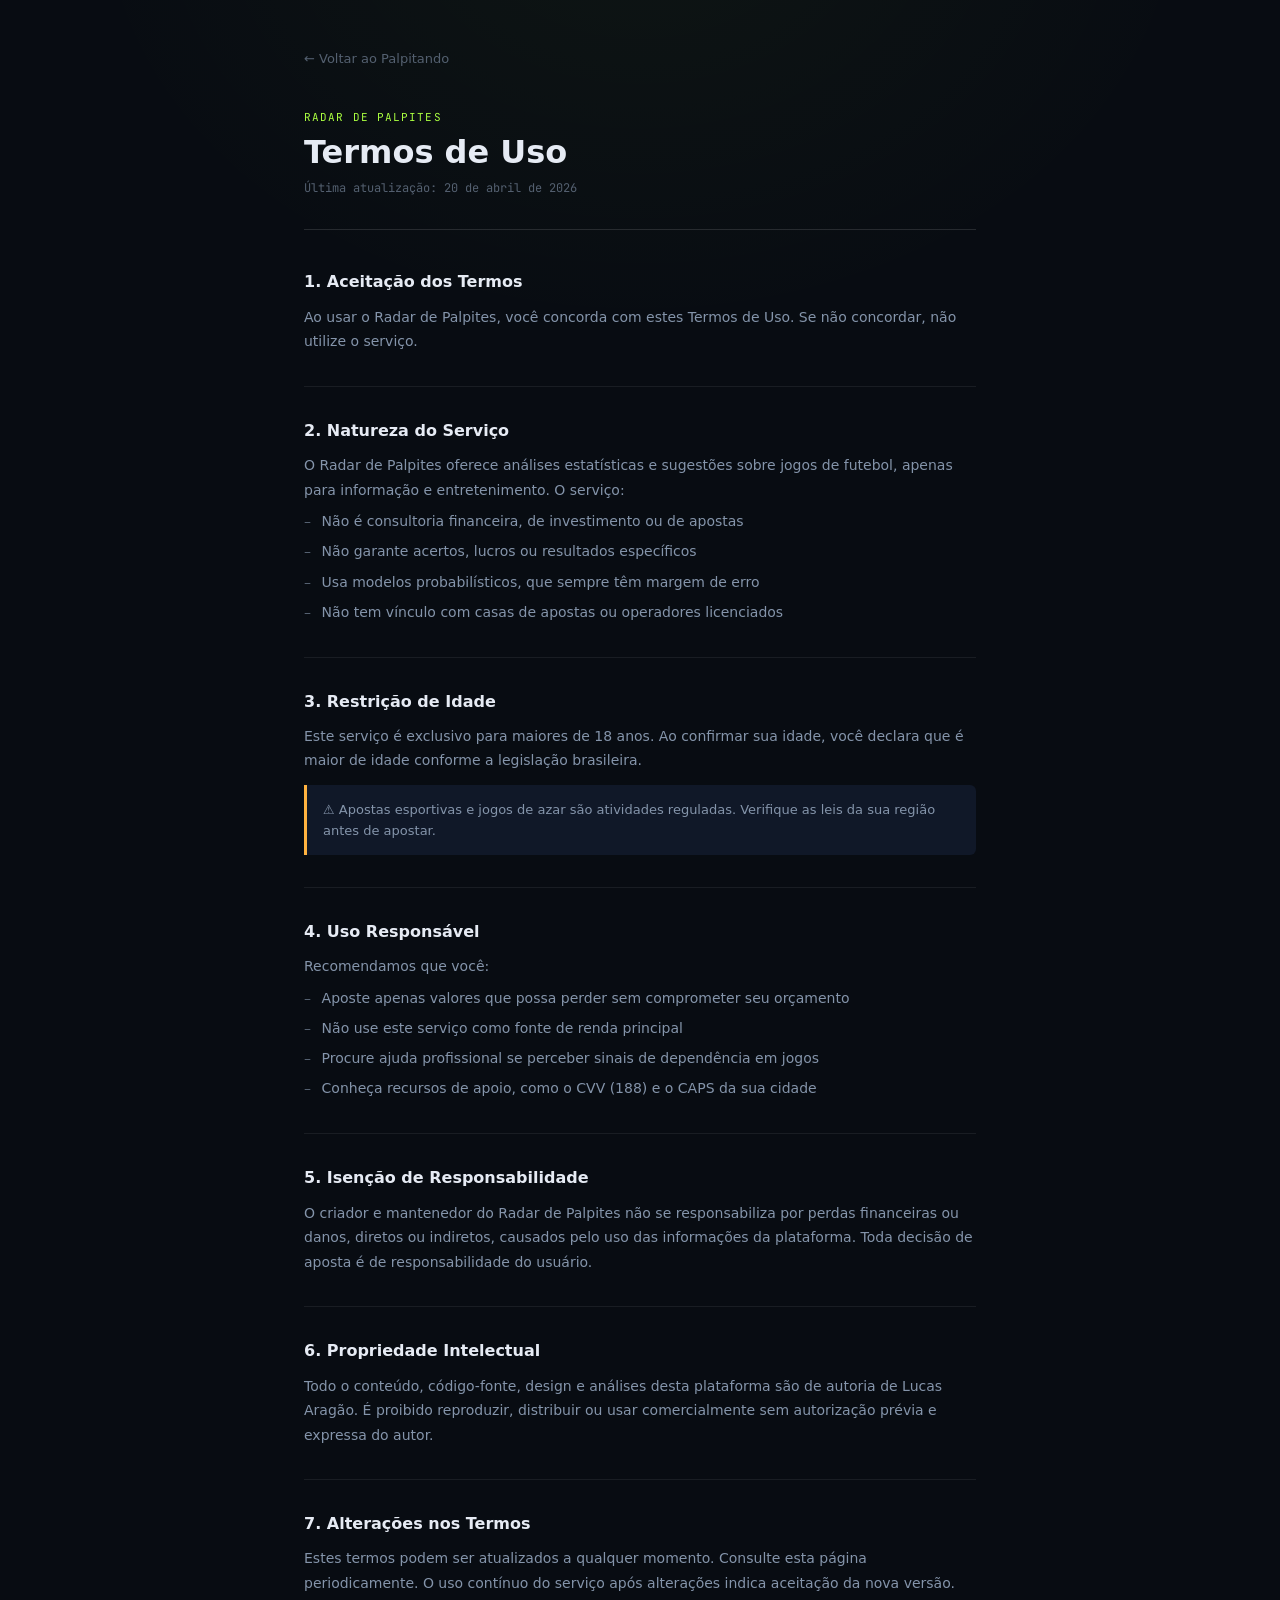
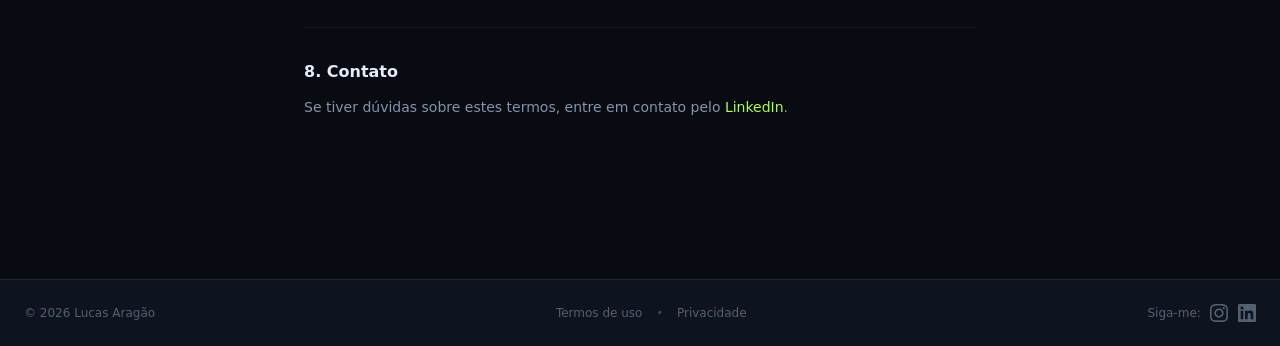
<file: termos.html>
<!DOCTYPE html>
<html lang="pt-BR">
<head>
  <meta charset="UTF-8" />
  <meta name="viewport" content="width=device-width, initial-scale=1.0" />
  <title>Termos de Uso — Radar de Palpites</title>
  <meta name="description" content="Termos de uso do Radar de Palpites em linguagem simples e direta." />
  <meta property="og:title" content="Termos de Uso — Radar de Palpites" />
  <meta property="og:type" content="website" />
  <meta name="color-scheme" content="dark light" />
  <!-- Privacy-friendly analytics by Plausible -->
  <script async src="https://plausible.io/js/pa-AXcuUjfmheGgWd1r8lL9A.js"></script>
  <script>
    window.plausible = window.plausible || function () {
      (plausible.q = plausible.q || []).push(arguments);
    };
    plausible.init = plausible.init || function (i) {
      plausible.o = i || {};
    };
    plausible.init();
  </script>
  <script>
    (function () {
      try {
        var savedTheme = localStorage.getItem('radar-theme');
        if (savedTheme === 'light' || savedTheme === 'dark') {
          document.documentElement.dataset.theme = savedTheme;
        }
      } catch (error) {}
    })();
  </script>
  <link rel="icon" href="assets/fav-icon.png" type="image/png" />
  <link rel="preconnect" href="https://fonts.googleapis.com" />
  <link rel="preconnect" href="https://fonts.gstatic.com" crossorigin />
  <link href="https://fonts.googleapis.com/css2?family=Inter:wght@300;400;500;600;700&family=JetBrains+Mono:wght@400;500&display=swap" rel="stylesheet" />
  <link rel="stylesheet" href="styles.css" />
  <style>
    .legal-page {
      max-width: 720px;
      margin: 0 auto;
      padding: 3rem 1.5rem 5rem;
    }
    .legal-back {
      display: inline-flex;
      align-items: center;
      gap: 6px;
      font-size: 13px;
      color: var(--text-3);
      text-decoration: none;
      margin-bottom: 2.5rem;
      transition: color var(--transition);
    }
    .legal-back:hover { color: var(--text-2); }
    .legal-eyebrow {
      font-family: var(--mono);
      font-size: 11px;
      letter-spacing: 0.1em;
      text-transform: uppercase;
      color: var(--primary);
      margin-bottom: 0.5rem;
    }
    .legal-title {
      font-size: 2rem;
      font-weight: 700;
      color: var(--text);
      margin-bottom: 0.5rem;
      line-height: 1.2;
    }
    .legal-updated {
      font-size: 12px;
      color: var(--text-3);
      font-family: var(--mono);
      margin-bottom: 2.5rem;
      padding-bottom: 2rem;
      border-bottom: 1px solid var(--line-2);
    }
    .legal-section {
      margin-bottom: 2rem;
    }
    .legal-section h2 {
      font-size: 1rem;
      font-weight: 600;
      color: var(--text);
      margin-bottom: 0.65rem;
    }
    .legal-section p {
      font-size: 14px;
      color: var(--text-2);
      line-height: 1.75;
    }
    .legal-section ul {
      list-style: none;
      display: flex;
      flex-direction: column;
      gap: 0.4rem;
      margin-top: 0.5rem;
    }
    .legal-section ul li {
      font-size: 14px;
      color: var(--text-2);
      line-height: 1.7;
      padding-left: 1.1rem;
      position: relative;
    }
    .legal-section ul li::before {
      content: "–";
      position: absolute;
      left: 0;
      color: var(--text-3);
    }
    .legal-divider {
      border: none;
      border-top: 1px solid var(--line);
      margin: 2rem 0;
    }
    .legal-highlight {
      background: var(--surface);
      border-left: 3px solid var(--amber);
      padding: 0.85rem 1rem;
      border-radius: 0 var(--radius-sm) var(--radius-sm) 0;
      font-size: 13px;
      color: var(--text-2);
      line-height: 1.65;
      margin-top: 0.75rem;
    }
  </style>
</head>
<body>
  <div class="legal-page">
    <a href="index.html" class="legal-back">← Voltar ao Palpitando</a>

    <p class="legal-eyebrow">Radar de Palpites</p>
    <h1 class="legal-title">Termos de Uso</h1>
    <p class="legal-updated">Última atualização: 20 de abril de 2026</p>

    <div class="legal-section">
      <h2>1. Aceitação dos Termos</h2>
      <p>Ao usar o Radar de Palpites, você concorda com estes Termos de Uso. Se não concordar, não utilize o serviço.</p>
    </div>

    <hr class="legal-divider" />

    <div class="legal-section">
      <h2>2. Natureza do Serviço</h2>
      <p>O Radar de Palpites oferece análises estatísticas e sugestões sobre jogos de futebol, apenas para informação e entretenimento. O serviço:</p>
      <ul>
        <li>Não é consultoria financeira, de investimento ou de apostas</li>
        <li>Não garante acertos, lucros ou resultados específicos</li>
        <li>Usa modelos probabilísticos, que sempre têm margem de erro</li>
        <li>Não tem vínculo com casas de apostas ou operadores licenciados</li>
      </ul>
    </div>

    <hr class="legal-divider" />

    <div class="legal-section">
      <h2>3. Restrição de Idade</h2>
      <p>Este serviço é exclusivo para maiores de 18 anos. Ao confirmar sua idade, você declara que é maior de idade conforme a legislação brasileira.</p>
      <div class="legal-highlight">
        ⚠️ Apostas esportivas e jogos de azar são atividades reguladas. Verifique as leis da sua região antes de apostar.
      </div>
    </div>

    <hr class="legal-divider" />

    <div class="legal-section">
      <h2>4. Uso Responsável</h2>
      <p>Recomendamos que você:</p>
      <ul>
        <li>Aposte apenas valores que possa perder sem comprometer seu orçamento</li>
        <li>Não use este serviço como fonte de renda principal</li>
        <li>Procure ajuda profissional se perceber sinais de dependência em jogos</li>
        <li>Conheça recursos de apoio, como o CVV (188) e o CAPS da sua cidade</li>
      </ul>
    </div>

    <hr class="legal-divider" />

    <div class="legal-section">
      <h2>5. Isenção de Responsabilidade</h2>
      <p>O criador e mantenedor do Radar de Palpites não se responsabiliza por perdas financeiras ou danos, diretos ou indiretos, causados pelo uso das informações da plataforma. Toda decisão de aposta é de responsabilidade do usuário.</p>
    </div>

    <hr class="legal-divider" />

    <div class="legal-section">
      <h2>6. Propriedade Intelectual</h2>
      <p>Todo o conteúdo, código-fonte, design e análises desta plataforma são de autoria de Lucas Aragão. É proibido reproduzir, distribuir ou usar comercialmente sem autorização prévia e expressa do autor.</p>
    </div>

    <hr class="legal-divider" />

    <div class="legal-section">
      <h2>7. Alterações nos Termos</h2>
      <p>Estes termos podem ser atualizados a qualquer momento. Consulte esta página periodicamente. O uso contínuo do serviço após alterações indica aceitação da nova versão.</p>
    </div>

    <hr class="legal-divider" />

    <div class="legal-section">
      <h2>8. Contato</h2>
      <p>Se tiver dúvidas sobre estes termos, entre em contato pelo <a href="https://www.linkedin.com/in/lucas-aragao-magno/" target="_blank" rel="noopener noreferrer" style="color: var(--primary); text-decoration: none;">LinkedIn</a>.</p>
    </div>
  </div>

  <footer class="app-footer">
    <div class="footer-content">
      <div class="footer-copyright">© 2026 Lucas Aragão</div>
      <div class="footer-links">
        <a href="termos.html" class="footer-link">Termos de uso</a>
        <span class="footer-separator">•</span>
        <a href="privacidade.html" class="footer-link">Privacidade</a>
      </div>
      <div class="footer-social">
        <span>Siga-me:</span>
        <a href="https://www.instagram.com/lucaasaragao1/" target="_blank" rel="noopener noreferrer" class="social-link">
          <svg width="18" height="18" viewBox="0 0 24 24" fill="currentColor"><path d="M12 2.163c3.204 0 3.584.012 4.85.07 3.252.148 4.771 1.691 4.919 4.919.058 1.265.069 1.645.069 4.849 0 3.205-.012 3.584-.069 4.849-.149 3.225-1.664 4.771-4.919 4.919-1.266.058-1.644.07-4.85.07-3.204 0-3.584-.012-4.849-.07-3.26-.149-4.771-1.699-4.919-4.92-.058-1.265-.07-1.644-.07-4.849 0-3.204.013-3.583.07-4.849.149-3.227 1.664-4.771 4.919-4.919 1.266-.057 1.645-.069 4.849-.069zm0-2.163c-3.259 0-3.667.014-4.947.072-4.358.2-6.78 2.618-6.98 6.98-.059 1.281-.073 1.689-.073 4.948 0 3.259.014 3.668.072 4.948.2 4.358 2.618 6.78 6.98 6.98 1.281.058 1.689.072 4.948.072 3.259 0 3.668-.014 4.948-.072 4.354-.2 6.782-2.618 6.979-6.98.059-1.28.073-1.689.073-4.948 0-3.259-.014-3.667-.072-4.947-.196-4.354-2.617-6.78-6.979-6.98-1.281-.059-1.69-.073-4.949-.073zm0 5.838c-3.403 0-6.162 2.759-6.162 6.162s2.759 6.163 6.162 6.163 6.162-2.759 6.162-6.163c0-3.403-2.759-6.162-6.162-6.162zm0 10.162c-2.209 0-4-1.79-4-4 0-2.209 1.791-4 4-4s4 1.791 4 4c0 2.21-1.791 4-4 4zm6.406-11.845c-.796 0-1.441.645-1.441 1.44s.645 1.44 1.441 1.44c.795 0 1.439-.645 1.439-1.44s-.644-1.44-1.439-1.44z"/></svg>
        </a>
        <a href="https://www.linkedin.com/in/lucas-aragao-magno/" target="_blank" rel="noopener noreferrer" class="social-link">
          <svg width="18" height="18" viewBox="0 0 24 24" fill="currentColor"><path d="M20.447 20.452h-3.554v-5.569c0-1.328-.027-3.037-1.852-3.037-1.853 0-2.136 1.445-2.136 2.939v5.667H9.351V9h3.414v1.561h.046c.477-.9 1.637-1.85 3.37-1.85 3.601 0 4.267 2.37 4.267 5.455v6.286zM5.337 7.433c-1.144 0-2.063-.926-2.063-2.065 0-1.138.92-2.063 2.063-2.063 1.14 0 2.064.925 2.064 2.063 0 1.139-.925 2.065-2.064 2.065zm1.782 13.019H3.555V9h3.564v11.452zM22.225 0H1.771C.792 0 0 .774 0 1.729v20.542C0 23.227.792 24 1.771 24h20.451C23.2 24 24 23.227 24 22.271V1.729C24 .774 23.2 0 22.222 0h.003z"/></svg>
        </a>
      </div>
    </div>
  </footer>
</body>
</html>
</file>
<file: styles.css>
/* ============================================================
   PALPITANDO — Field Intel v2
   Fonts: Barlow Condensed · Outfit · JetBrains Mono
   ============================================================ */

:root {
  color-scheme: dark;
  --topbar-bg: #010716;
  --bg:        #080C12;
  --bg-2:      #0D1420;
  --bg-3:      #131C2C;
  --bg-4:      #1A2438;
  --surface:   #101828;
  --surface-2: #172033;
  --line:      rgba(255,255,255,0.07);
  --line-2:    rgba(255,255,255,0.12);
  --line-3:    rgba(255,255,255,0.22);
  --glass-strong: rgba(8,12,18,0.96);
  --glass-soft:   rgba(8,12,18,0.80);
  --glass:        rgba(8,12,18,0.94);

  --primary:      #AAFF40;
  --primary-soft: rgba(170,255,64,0.11);
  --primary-dim:  rgba(170,255,64,0.14);
  --accent:       #4B9EFF;
  --accent-soft:  rgba(75,158,255,0.12);
  --amber:        #FFB340;
  --amber-dim:    rgba(255,179,64,0.14);
  --red:          #FF4060;
  --red-dim:      rgba(255,64,96,0.14);

  --success:  #AAFF40;
  --warning:  #FFB340;
  --danger:   #FF4060;
  --highlight: #ffffff;
  --win:  #AAFF40;
  --draw: #FFB340;
  --lose: #FF4060;

  --text:   #E6EBF4;
  --text-2: #8494AA;
  --text-3: #546070;

  --display: 'Barlow Condensed', sans-serif;
  --sans:    'Outfit', system-ui, sans-serif;
  --mono:    'JetBrains Mono', monospace;

  --radius-sm: 6px;
  --radius:    10px;
  --radius-lg: 14px;
  --radius-xl: 18px;

  --ease-out:  cubic-bezier(0.2, 0.8, 0.2, 1);
  --transition: 160ms ease;
}

:root[data-theme="light"] {
  color-scheme: light;
  --topbar-bg: #FCFCFC;
  --bg:        #EEF3F8;
  --bg-2:      #FFFFFF;
  --bg-3:      #E5ECF4;
  --bg-4:      #D8E3EE;
  --surface:   #F4F7FB;
  --surface-2: #EAF0F8;
  --line:      rgba(10,24,48,0.08);
  --line-2:    rgba(10,24,48,0.14);
  --line-3:    rgba(10,24,48,0.24);
  --glass-strong: rgba(238,243,248,0.96);
  --glass-soft:   rgba(238,243,248,0.82);
  --glass:        rgba(238,243,248,0.94);

  --primary:      #3E9400;
  --primary-soft: rgba(62,148,0,0.12);
  --primary-dim:  rgba(62,148,0,0.14);
  --accent:       #1864D4;
  --accent-soft:  rgba(24,100,212,0.12);
  --amber:        #C07800;
  --amber-dim:    rgba(192,120,0,0.12);
  --red:          #CC1840;
  --red-dim:      rgba(204,24,64,0.12);

  --success: #3E9400;
  --warning: #C07800;
  --danger:  #CC1840;
  --highlight: #0A1830;
  --win:  #3E9400;
  --draw: #C07800;
  --lose: #CC1840;

  --text:   #0A1830;
  --text-2: #3A5070;
  --text-3: #6678A0;
}

/* ── RESET ── */
*, *::before, *::after { box-sizing: border-box; margin: 0; padding: 0; }
[hidden] { display: none !important; }

body {
  font-family: var(--sans);
  font-size: 14px;
  line-height: 1.5;
  color: var(--text);
  background-color: var(--bg);
  min-height: 100vh;
  -webkit-font-smoothing: antialiased;
  -moz-osx-font-smoothing: grayscale;
  overflow-x: hidden;
  background-image: radial-gradient(ellipse 80% 40% at 50% -5%, rgba(170,255,64,0.04) 0%, transparent 55%);
  transition: background-color var(--transition), color var(--transition);
}

/* ── TOPBAR ── */
.topbar {
  position: sticky;
  top: 0;
  z-index: 50;
  background: var(--topbar-bg);
  border-bottom: 1px solid var(--line);
  backdrop-filter: blur(20px) saturate(160%);
  padding: 0.75rem 1.5rem;
  display: flex;
  align-items: center;
  gap: 1rem;
  transition: padding var(--transition), background-color var(--transition), box-shadow var(--transition);
}

.topbar__brand {
  display: flex;
  align-items: center;
  margin-right: auto;
  flex-shrink: 0;
}

.brand-logo-container {
  display: flex;
  align-items: center;
}

.brand-logo {
  height: 150px;
  width: auto;
  display: block;
  transition: opacity var(--transition);
}

.brand-logo--dark  { display: block; }
.brand-logo--light { display: none;  }
:root[data-theme="light"] .brand-logo--dark  { display: none;  }
:root[data-theme="light"] .brand-logo--light { display: block; }

/* ── META STRIP ── */
.meta {
  display: flex;
  align-items: stretch;
  justify-content: flex-end;
  gap: 0.6rem;
  flex-wrap: wrap;
  flex-shrink: 0;
}

.theme-toggle {
  display: inline-flex;
  align-items: center;
  justify-content: center;
  gap: 0.4rem;
  min-height: 48px;
  background: color-mix(in srgb, var(--surface) 88%, transparent);
  color: var(--text);
  border: 1px solid var(--line);
  border-radius: 12px;
  padding: 0.5rem 0.85rem;
  font-family: var(--sans);
  font-size: 12px;
  font-weight: 600;
  cursor: pointer;
  transition: background var(--transition), border-color var(--transition), transform var(--transition);
  white-space: nowrap;
}
.theme-toggle:hover { background: var(--surface-2); border-color: var(--line-2); transform: translateY(-1px); }
.theme-toggle:focus-visible { outline: 2px solid var(--accent); outline-offset: 2px; }

.theme-toggle__icon {
  display: inline-flex;
  align-items: center;
  justify-content: center;
  width: 18px;
  height: 18px;
  min-width: 18px;
  color: var(--accent);
}
.theme-toggle__icon svg { width: 14px; height: 14px; display: block; }
.theme-toggle__label { white-space: nowrap; }

.meta > div {
  min-height: 48px;
  background: color-mix(in srgb, var(--surface) 90%, transparent);
  border: 1px solid var(--line);
  border-radius: 12px;
  padding: 0.45rem 0.8rem;
  min-width: 110px;
  text-align: right;
  display: flex;
  flex-direction: column;
  justify-content: center;
}
.meta span {
  display: block;
  font-size: 8px;
  text-transform: uppercase;
  letter-spacing: 0.1em;
  color: var(--text-3);
  font-weight: 700;
  margin-bottom: 3px;
}
.meta strong {
  font-family: var(--mono);
  font-size: 12px;
  font-weight: 500;
  color: var(--text);
  line-height: 1.2;
}
#generatedAt { white-space: nowrap; }
#acertosHoje strong { color: var(--primary); }

/* ── SPORT SELECTOR ── */
.sport-selector {
  display: inline-flex;
  align-items: center;
  gap: 0.5rem;
  padding: 0.5rem;
  background: var(--bg-2);
  border: 1px solid var(--line);
  border-radius: 999px;
  box-shadow: 0 6px 24px rgba(0,0,0,0.18);
  max-width: 1500px;
  margin: 1rem 1.5rem 0;
}

.sport-btn {
  display: inline-flex;
  align-items: center;
  justify-content: center;
  gap: 0.5rem;
  padding: 0.6rem 1rem;
  min-width: 132px;
  border-radius: 999px;
  border: 1.5px solid var(--line-2);
  background: transparent;
  color: var(--text-2);
  font-family: var(--sans);
  font-size: 14px;
  font-weight: 600;
  cursor: pointer;
  transition: all var(--transition);
}
.sport-btn__icon { font-size: 18px; line-height: 1; }
.sport-btn--active {
  background: rgba(170,255,64,0.16);
  border-color: rgba(170,255,64,0.55);
  color: var(--primary);
  font-weight: 700;
  box-shadow: 0 0 0 1px rgba(170,255,64,0.2), 0 8px 20px rgba(170,255,64,0.12);
}
:root[data-theme="light"] .sport-btn--active {
  background: rgba(62,148,0,0.12);
  border-color: rgba(62,148,0,0.5);
  color: var(--primary);
  box-shadow: none;
}
.sport-btn:not(.sport-btn--active):hover { background: var(--bg-4); color: var(--text); border-color: var(--line-3); }
.sport-btn:focus-visible { outline: 2px solid var(--accent); outline-offset: 2px; }

/* ── BASKETBALL COMING SOON ── */
.sport-coming-soon {
  text-align: center;
  padding: 5rem 2rem;
  color: var(--text-2);
}
.sport-coming-soon__icon { font-size: 3.5rem; display: block; margin-bottom: 1rem; filter: grayscale(0.3); }
.sport-coming-soon__title {
  font-family: var(--display);
  font-size: 2.2rem;
  font-weight: 800;
  letter-spacing: 0.06em;
  text-transform: uppercase;
  color: var(--text);
  margin-bottom: 0.6rem;
}
.sport-coming-soon__sub { font-size: 0.95rem; color: var(--text-3); max-width: 340px; margin: 0 auto; line-height: 1.6; }

/* ── MAIN ── */
main {
  position: relative;
  z-index: 1;
  max-width: 1500px;
  margin: 0 auto;
  padding: 1.5rem 1.5rem 5rem;
}

/* ── FILTERS TOOLBAR ── */
.toolbar {
  display: flex;
  gap: 0.75rem;
  flex-wrap: wrap;
  align-items: center;
  margin-bottom: 1.5rem;
  background: var(--bg-2);
  padding: 0.875rem 1rem;
  border-radius: var(--radius-lg);
  border: 1px solid var(--line);
}

.toolbar-left, .toolbar-right {
  display: flex;
  align-items: flex-end;
}
.toolbar-right { margin-left: auto; }

.filter-group {
  display: flex;
  flex-direction: column;
  gap: 5px;
}

.filter-label {
  font-size: 10px;
  font-weight: 700;
  text-transform: uppercase;
  letter-spacing: 0.1em;
  color: var(--text-3);
}

.filter-chips { display: flex; gap: 5px; flex-wrap: wrap; }

select {
  appearance: none;
  background: var(--surface) url("data:image/svg+xml,%3Csvg width='12' height='12' viewBox='0 0 24 24' fill='none' stroke='%235A6A7A' stroke-width='2' stroke-linecap='round' stroke-linejoin='round'%3E%3Cpolyline points='6 9 12 15 18 9'%3E%3C/polyline%3E%3C/svg%3E") no-repeat right 10px center;
  border: 1px solid var(--line);
  border-radius: var(--radius);
  padding: 0.55rem 2.2rem 0.55rem 0.875rem;
  color: var(--text);
  font-family: var(--sans);
  font-weight: 500;
  font-size: 13px;
  cursor: pointer;
  transition: border-color var(--transition), box-shadow var(--transition);
  min-width: 170px;
}
select:hover { border-color: var(--line-2); }
select:focus { outline: none; border-color: var(--accent); box-shadow: 0 0 0 3px var(--accent-soft); }
select option, select optgroup { background: var(--bg-2); color: var(--text); }

/* ── CUSTOM SELECT ── */
.custom-select {
  position: relative;
  min-width: 170px;
}

.custom-select__btn {
  display: flex;
  align-items: center;
  justify-content: space-between;
  gap: 0.5rem;
  width: 100%;
  background: var(--surface);
  border: 1px solid var(--line);
  border-radius: var(--radius);
  padding: 0.55rem 0.875rem;
  color: var(--text);
  font-family: var(--sans);
  font-weight: 500;
  font-size: 13px;
  cursor: pointer;
  text-align: left;
  transition: border-color var(--transition), box-shadow var(--transition);
}
.custom-select__btn:hover { border-color: var(--line-2); }
.custom-select__btn:focus { outline: none; border-color: var(--accent); box-shadow: 0 0 0 3px var(--accent-soft); }

.custom-select__value {
  flex: 1;
  overflow: hidden;
  text-overflow: ellipsis;
  white-space: nowrap;
}

.custom-select__arrow {
  width: 12px;
  height: 12px;
  flex-shrink: 0;
  color: var(--text-3);
  transition: transform var(--transition);
}
.custom-select.is-open .custom-select__arrow { transform: rotate(180deg); }

.custom-select__list {
  display: none;
  position: absolute;
  top: calc(100% + 5px);
  left: 0;
  right: 0;
  z-index: 200;
  list-style: none;
  background: var(--bg-2);
  border: 1px solid var(--line-2);
  border-radius: var(--radius);
  padding: 0.25rem;
  max-height: 280px;
  overflow-y: auto;
  box-shadow: 0 8px 32px rgba(0,0,0,0.28), 0 2px 8px rgba(0,0,0,0.18);
  scrollbar-width: thin;
  scrollbar-color: var(--line-2) transparent;
}
.custom-select.is-open .custom-select__list { display: block; }

.custom-select__option {
  padding: 0.45rem 0.7rem;
  border-radius: var(--radius-sm);
  font-size: 13px;
  color: var(--text-2);
  cursor: pointer;
  transition: background var(--transition), color var(--transition);
  white-space: nowrap;
  overflow: hidden;
  text-overflow: ellipsis;
}
.custom-select__option:hover { background: var(--surface); color: var(--text); }
.custom-select__option--active { color: var(--accent); background: var(--accent-soft); font-weight: 600; }

.legend-chip {
  display: inline-flex;
  align-items: center;
  justify-content: center;
  padding: 5px 12px;
  border-radius: 999px;
  background: var(--surface);
  border: 1px solid var(--line);
  color: var(--text-3);
  font-family: var(--sans);
  font-weight: 600;
  font-size: 12px;
  transition: all var(--transition);
}
.filter-chip { cursor: pointer; }
.filter-chip:hover { background: var(--bg-3); color: var(--text); }
.legend-chip.is-active { color: var(--text); }
.legend-chip--low.is-active    { border-color: rgba(255,64,96,0.45);   background: rgba(255,64,96,0.12);   color: var(--red);     }
.legend-chip--medium.is-active { border-color: rgba(255,179,64,0.45);  background: rgba(255,179,64,0.12);  color: var(--amber);   }
.legend-chip--high.is-active   { border-color: rgba(170,255,64,0.45);  background: rgba(170,255,64,0.12);  color: var(--primary); }
:root[data-theme="light"] .legend-chip--low.is-active    { color: var(--danger);  }
:root[data-theme="light"] .legend-chip--medium.is-active { color: var(--warning); }
:root[data-theme="light"] .legend-chip--high.is-active   { color: var(--primary); }

.toolbar-footer {
  width: 100%;
  display: flex;
  justify-content: space-between;
  align-items: center;
  margin-top: 0.4rem;
  padding-top: 0.5rem;
  border-top: 1px solid var(--line);
}

.results { font-size: 12px; color: var(--text-3); }
.results strong { color: var(--text); font-family: var(--mono); }

.clear-filters {
  background: transparent;
  border: 1px solid var(--line);
  border-radius: 999px;
  color: var(--text-3);
  font-size: 12px;
  font-weight: 600;
  cursor: pointer;
  padding: 0.3rem 0.75rem;
  transition: all var(--transition);
  font-family: var(--sans);
}
.clear-filters:hover { color: var(--accent); border-color: var(--accent); }
.clear-filters:focus-visible { outline: 2px solid var(--accent); outline-offset: 2px; }

/* ── TIPS SECTION ── */
.tips-section {
  padding: 1rem 0 0;
  max-width: 1500px;
  margin: 0 auto;
}

.tips-section__header {
  display: flex;
  align-items: center;
  gap: 0.6rem;
  margin-bottom: 0.875rem;
  padding: 0 1.5rem;
}

.tips-section__title {
  font-family: var(--display);
  font-size: 1.25rem;
  font-weight: 800;
  letter-spacing: 0.06em;
  text-transform: uppercase;
  color: var(--text);
  margin: 0;
}

.tips-section__badge {
  font-size: 0.65rem;
  font-weight: 700;
  font-family: var(--mono);
  background: var(--accent-soft);
  color: var(--accent);
  border: 1px solid rgba(75,158,255,0.28);
  border-radius: 999px;
  padding: 0.1rem 0.55rem;
  text-transform: uppercase;
  letter-spacing: 0.06em;
}

.tips-cards {
  display: grid;
  grid-template-columns: repeat(auto-fill, minmax(240px, 1fr));
  gap: 0.75rem;
  padding: 0 1.5rem;
}

/* ── TIP CARDS ── */
.tip-card {
  background: var(--surface);
  border: 1px solid var(--line-2);
  border-radius: var(--radius-lg);
  padding: 1rem 1.125rem;
  display: flex;
  flex-direction: column;
  gap: 0.6rem;
  transition: border-color 0.15s, box-shadow 0.15s, transform 0.15s;
  position: relative;
  overflow: hidden;
}

.tip-card::before {
  content: '';
  position: absolute;
  top: 0; left: 0; right: 0;
  height: 2px;
  background: linear-gradient(90deg, transparent, var(--accent), transparent);
  opacity: 0.5;
}

.tip-card:hover {
  border-color: var(--accent);
  box-shadow: 0 4px 24px rgba(75,158,255,0.15);
  transform: translateY(-2px);
}

.tip-card__top {
  display: flex;
  align-items: center;
  gap: 0.45rem;
  flex-wrap: wrap;
}

.tip-card__rank {
  font-family: var(--mono);
  font-size: 0.68rem;
  font-weight: 700;
  color: var(--accent);
  background: var(--accent-soft);
  border-radius: 999px;
  padding: 0.1rem 0.45rem;
  line-height: 1.5;
}

.tip-card__competition {
  font-family: var(--mono);
  font-size: 0.68rem;
  color: var(--text-3);
  flex: 1;
  white-space: nowrap;
  overflow: hidden;
  text-overflow: ellipsis;
  text-transform: uppercase;
  letter-spacing: 0.04em;
}

.tip-card__conf { font-size: 0.68rem !important; padding: 0.1rem 0.45rem !important; }

.tip-card__teams {
  font-family: var(--display);
  font-size: 1.1rem;
  font-weight: 700;
  letter-spacing: 0.03em;
  text-transform: uppercase;
  color: var(--text);
  line-height: 1.25;
}

.tip-card__vs { opacity: 0.35; font-weight: 400; margin: 0 0.2em; }

.tip-card__prob { display: flex; align-items: baseline; gap: 0.4rem; flex-wrap: wrap; }

.tip-card__prob-value {
  font-family: var(--display);
  font-size: 2.6rem;
  font-weight: 800;
  letter-spacing: 0.02em;
  line-height: 1;
}
.tip-card__prob-value--high { color: var(--primary); text-shadow: 0 0 18px rgba(170,255,64,0.35); }
.tip-card__prob-value--mid  { color: var(--amber); }
.tip-card__prob-value--low  { color: var(--text-3); }
:root[data-theme="light"] .tip-card__prob-value--high { text-shadow: none; }

.tip-card__prob-label { font-size: 0.78rem; color: var(--text-2); line-height: 1.35; max-width: 100px; }

.tip-card__bet {
  display: flex;
  flex-direction: column;
  gap: 0.12rem;
  padding-top: 0.5rem;
  border-top: 1px solid var(--line);
}

.tip-card__bet-label {
  font-size: 0.65rem;
  color: var(--text-3);
  text-transform: uppercase;
  letter-spacing: 0.08em;
  font-weight: 700;
}

.tip-card__bet-value {
  font-size: 0.9rem;
  color: var(--text);
  font-weight: 600;
}

.tips-section__empty { color: var(--text-2); font-size: 0.9rem; padding: 0.5rem 0; }

.tip-card__result {
  font-size: 0.72rem;
  font-weight: 700;
  border-radius: 999px;
  padding: 0.12rem 0.55rem;
  align-self: flex-start;
}
.tip-card__result--acerto { background: var(--primary-soft); color: var(--primary); }
.tip-card__result--erro   { background: var(--red-dim); color: var(--red); }
:root[data-theme="light"] .tip-card__result--acerto { color: var(--primary); }
:root[data-theme="light"] .tip-card__result--erro   { color: var(--danger);  }

.tip-card--recovery {
  border-color: var(--amber);
  box-shadow: 0 0 0 1px var(--amber-dim);
}
.tip-card--recovery::before {
  background: linear-gradient(90deg, transparent, var(--amber), transparent);
}
.tip-card--recovery:hover {
  border-color: var(--amber);
  box-shadow: 0 4px 24px rgba(255,179,64,0.2);
}
.tip-card__rank--recovery { background: var(--amber-dim); color: var(--amber); }
.tip-card__recovery-note { font-size: 0.68rem; color: var(--amber); opacity: 0.85; margin-top: 0.2rem; }

/* ── CARDS GRID ── */
.cards {
  display: grid;
  grid-template-columns: repeat(auto-fill, minmax(320px, 1fr));
  gap: 1rem;
}

/* ── MATCH CARD ── */
.card {
  background: var(--bg-2);
  border: 1px solid var(--line);
  border-radius: var(--radius-xl);
  overflow: hidden;
  position: relative;
  display: flex;
  flex-direction: column;
  transition: transform var(--transition), border-color var(--transition), box-shadow var(--transition);
  cursor: pointer;
}
.card:hover {
  transform: translateY(-2px);
  border-color: var(--line-2);
  box-shadow: 0 8px 32px rgba(0,0,0,0.25);
}
.card:focus-visible { outline: none; border-color: var(--accent); box-shadow: 0 0 0 3px var(--accent-soft); }

.card-head {
  padding: 1.125rem 1.25rem;
  border-bottom: 1px solid var(--line);
  display: flex;
  flex-direction: column;
  gap: 0.5rem;
}

.card-head-top {
  display: flex;
  align-items: flex-start;
  justify-content: space-between;
  gap: 0.75rem;
}

.card-meta { min-width: 0; display: flex; flex-direction: column; gap: 0.25rem; }

.competition {
  font-family: var(--mono);
  font-size: 10px;
  text-transform: uppercase;
  letter-spacing: 0.1em;
  color: var(--text-3);
  font-weight: 500;
  line-height: 1.4;
}

.match-date {
  font-family: var(--mono);
  font-size: 10px;
  font-weight: 500;
  color: var(--text-2);
  line-height: 1.4;
}

.match-title {
  font-family: var(--display);
  font-size: 1.3rem;
  font-weight: 700;
  letter-spacing: 0.02em;
  text-transform: uppercase;
  color: var(--text);
  line-height: 1.2;
}

/* Escudos dos times no título do card */
.match-teams {
  display: flex;
  align-items: center;
  gap: 0.5rem;
  flex-wrap: wrap;
}

.match-team {
  display: flex;
  align-items: center;
  gap: 0.35rem;
}

.match-team--away { flex-direction: row-reverse; }

.match-vs {
  font-variant-numeric: tabular-nums;
  flex-shrink: 0;
}

.team-crest {
  width: 28px;
  height: 28px;
  object-fit: contain;
  flex-shrink: 0;
}

/* ── CARD SNAPSHOT ── */
.card-snapshot { padding: 0 1.25rem 1rem; }

.card-snapshot-grid {
  display: grid;
  grid-template-columns: 1fr;
  grid-auto-rows: 88px;
  gap: 0.5rem;
}

.snapshot-item {
  display: flex;
  flex-direction: column;
  justify-content: center;
  gap: 0.25rem;
  padding: 0.75rem 0.875rem;
  background: var(--surface);
  border: 1px solid var(--line);
  border-radius: var(--radius);
  min-width: 0;
  min-height: 0;
  height: 100%;
}

.card-snapshot .conf { display: inline-flex; align-self: flex-start; width: fit-content; font-size: 8px; padding: 2px 6px; }
.snapshot-item--wide { grid-column: auto; }

.snapshot-label {
  font-size: 9px;
  text-transform: uppercase;
  letter-spacing: 0.09em;
  color: var(--text-3);
  font-weight: 700;
}

.highlight {
  font-family: var(--display);
  font-size: 1.65rem;
  font-weight: 800;
  letter-spacing: 0.02em;
  color: var(--highlight);
  line-height: 1.1;
}

.highlight--secondary {
  font-family: var(--sans);
  font-size: 14px;
  font-weight: 600;
  white-space: nowrap;
  overflow: hidden;
  text-overflow: ellipsis;
}

.card-body {
  display: grid;
  grid-template-rows: 0fr;
  transition: grid-template-rows 220ms ease;
}
.card-body-inner { overflow: hidden; }
.card:not(.is-collapsed) .card-body  { grid-template-rows: 1fr; }
.card:not(.is-collapsed) .card-snapshot { display: none; }
.card.is-collapsed .card-head { border-bottom-color: transparent; }

/* ── PANELS ── */
.panel { padding: 1.125rem 1.25rem; border-bottom: 1px solid var(--line); }
.panel:last-child { border-bottom: none; }

.panel h3 {
  font-family: var(--sans);
  font-size: 10px;
  font-weight: 700;
  text-transform: uppercase;
  letter-spacing: 0.1em;
  color: var(--text-3);
  margin-bottom: 0.875rem;
}

.grid-2 { display: grid; grid-template-columns: 1fr 1fr; border-bottom: 1px solid var(--line); }
.grid-2 .panel { border-bottom: none; }
.grid-2 .panel:first-child { border-right: 1px solid var(--line); }
.grid-2--stacked { grid-template-columns: 1fr; }
.grid-2--stacked .panel:first-child { border-right: none; border-bottom: 1px solid var(--line); }

.favorite-line { font-size: 12px; color: var(--text-2); margin-bottom: 0.75rem; line-height: 1.55; }

.forma-row { display: flex; flex-wrap: wrap; gap: 5px; margin-bottom: 0.875rem; }
.forma-pill {
  font-size: 10px;
  font-weight: 600;
  padding: 3px 9px;
  border-radius: 99px;
  border: 1px solid var(--line);
  background: var(--surface);
}
.forma--alta  { background: var(--primary-dim); color: var(--primary); border-color: rgba(170,255,64,0.28); }
.forma--baixa { background: var(--red-dim);     color: var(--red);     border-color: rgba(255,64,96,0.28);  }
:root[data-theme="light"] .forma--alta  { color: var(--primary); }
:root[data-theme="light"] .forma--baixa { color: var(--danger);  }

.quick-read {
  font-size: 12px;
  color: var(--text-2);
  margin-top: 0.875rem;
  font-style: italic;
  border-top: 1px solid var(--line);
  padding-top: 0.875rem;
  line-height: 1.55;
}

/* ── PROBABILITY BARS ── */
.prob-bars {
  display: flex;
  flex-direction: column;
  gap: 8px;
  padding: 0.875rem;
  border-radius: var(--radius);
  background: var(--surface);
  border: 1px solid var(--line);
}

.prob-row {
  display: grid;
  grid-template-columns: minmax(90px, 1fr) 1fr 36px;
  align-items: center;
  gap: 8px;
  font-size: 12px;
}

.prob-name { color: var(--text-2); white-space: nowrap; overflow: hidden; text-overflow: ellipsis; }
.prob-value { font-family: var(--mono); font-size: 10px; font-weight: 500; color: var(--text); text-align: right; }

.prob-track { width: 100%; height: 3px; background: var(--line-2); border-radius: 99px; overflow: hidden; }
.prob-fill { height: 100%; border-radius: 99px; transition: width 0.5s var(--ease-out); }
.prob-fill.h { background: var(--accent); }
.prob-fill.m { background: var(--primary); }
.prob-fill.l { background: var(--red); }

/* ── LISTS ── */
.market-list, .history { list-style: none; display: flex; flex-direction: column; }
.market-list li, .history li {
  display: flex;
  justify-content: space-between;
  align-items: center;
  gap: 8px;
  font-size: 12px;
  color: var(--text-2);
  padding: 7px 0;
  border-bottom: 1px solid var(--line);
  line-height: 1.4;
}
.market-list li:last-child, .history li:last-child { border-bottom: none; padding-bottom: 0; }

.market-xg { border-bottom: 1px dashed var(--line-3) !important; margin-bottom: 4px; padding-bottom: 9px !important; }
.market-xg strong { color: var(--primary); }
.market-list strong { font-family: var(--mono); font-size: 12px; font-weight: 500; color: var(--text); }
.history li span:first-child { flex: 1; min-width: 0; }

.badge {
  display: inline-flex;
  align-items: center;
  justify-content: center;
  font-size: 9px;
  font-weight: 700;
  font-family: var(--mono);
  border-radius: 50%;
  width: 20px;
  height: 20px;
  flex-shrink: 0;
}
.badge.v { background: var(--primary-soft); color: var(--win);  border: 1px solid rgba(170,255,64,0.28); }
.badge.e { background: rgba(255,179,64,0.14); color: var(--draw); border: 1px solid rgba(255,179,64,0.28); }
.badge.d { background: rgba(255,64,96,0.14);  color: var(--lose); border: 1px solid rgba(255,64,96,0.28);  }

/* ── TIPS ── */
.tips { display: flex; flex-direction: column; gap: 8px; }

.tip-alerta {
  font-size: 12px;
  color: var(--amber);
  background: var(--amber-dim);
  border-left: 3px solid var(--amber);
  border-radius: var(--radius-sm);
  padding: 0.5rem 0.75rem;
  margin-bottom: 0.35rem;
}

.tip-analise-ia {
  display: flex;
  flex-wrap: wrap;
  align-items: center;
  gap: 0.4rem;
  font-size: 12px;
  background: rgba(138, 92, 246, 0.08);
  border-left: 3px solid #8a5cf6;
  border-radius: var(--radius-sm);
  padding: 0.5rem 0.75rem;
  margin-bottom: 0.35rem;
}
.ia-badge {
  font-size: 11px;
  font-weight: 700;
  letter-spacing: 0.04em;
  color: #8a5cf6;
  background: rgba(138, 92, 246, 0.15);
  padding: 2px 7px;
  border-radius: 4px;
}
.ia-palpite {
  font-weight: 600;
  color: var(--text-1);
}
.ia-conf {
  font-size: 11px;
  font-weight: 600;
  padding: 2px 7px;
  border-radius: 4px;
}
.ia-conf--alta   { color: var(--success); background: rgba(170,255,64,0.12); }
.ia-conf--media  { color: var(--amber);   background: rgba(255,180,0,0.12);  }
.ia-conf--baixa  { color: var(--text-3);  background: rgba(255,255,255,0.06);}
.ia-nota {
  color: var(--text-2);
  flex-basis: 100%;
  margin-top: 0.15rem;
  line-height: 1.5;
}
:root[data-theme="light"] .tip-analise-ia { background: rgba(138,92,246,0.06); }
:root[data-theme="light"] .ia-badge       { color: #7c3aed; background: rgba(124,58,237,0.12); }

.odds-debug {
  border: 1px dashed var(--line-2);
  border-radius: var(--radius-sm);
  padding: 0.45rem 0.65rem;
  background: rgba(255,255,255,0.02);
  margin-bottom: 0.35rem;
}
.odds-debug summary { cursor: pointer; font-size: 11px; color: var(--text-2); font-family: var(--mono); }
.odds-debug-body { margin-top: 0.4rem; display: grid; gap: 0.2rem; font-size: 11px; color: var(--text-3); line-height: 1.4; }

.tip-summary {
  font-size: 12px;
  line-height: 1.65;
  color: var(--text-2);
  background: var(--surface);
  border: 1px solid var(--line);
  border-left: 3px solid var(--primary);
  border-radius: var(--radius-sm);
  padding: 0.875rem;
  margin-bottom: 0.5rem;
}

.tip {
  display: flex;
  gap: 7px;
  align-items: center;
  flex-wrap: wrap;
  background: var(--surface);
  border: 1px solid var(--line);
  border-radius: var(--radius);
  padding: 0.55rem 0.75rem;
  font-size: 12px;
  color: var(--text-2);
  transition: background var(--transition);
}
.tip:hover { background: var(--surface-2); }

.tip-value {
  display: inline-flex;
  align-items: center;
  margin-left: 0.35rem;
  padding: 0.15rem 0.4rem;
  border-radius: 999px;
  font-size: 10px;
  color: var(--text-2);
  background: rgba(255,255,255,0.05);
  border: 1px solid var(--line);
}
.tip-value.is-positive { color: var(--primary); background: var(--primary-soft); border-color: rgba(170,255,64,0.32); }
:root[data-theme="light"] .tip-value.is-positive { color: var(--primary); }

.tag {
  font-family: var(--mono);
  font-size: 9px;
  text-transform: uppercase;
  letter-spacing: 0.1em;
  color: var(--text-3);
  background: var(--bg-2);
  border: 1px solid var(--line);
  padding: 2px 7px;
  border-radius: var(--radius-sm);
  white-space: nowrap;
}

.conf {
  font-family: var(--mono);
  font-size: 9px;
  font-weight: 600;
  letter-spacing: 0.08em;
  text-transform: uppercase;
  border-radius: 4px;
  padding: 2px 7px;
  white-space: nowrap;
}
.conf.high   { background: rgba(170,255,64,0.13); color: var(--success); border: 1px solid rgba(170,255,64,0.28); }
.conf.medium { background: rgba(255,179,64,0.13); color: var(--warning); border: 1px solid rgba(255,179,64,0.28); }
.conf.low    { background: rgba(255,64,96,0.13);  color: var(--danger);  border: 1px solid rgba(255,64,96,0.28);  }
:root[data-theme="light"] .conf.high   { color: var(--success); }
:root[data-theme="light"] .conf.medium { color: var(--warning); }
:root[data-theme="light"] .conf.low    { color: var(--danger);  }

.tip-desc { flex: 1; display: flex; align-items: center; gap: 6px; flex-wrap: wrap; }
.tip-just { flex: 1; min-width: 140px; font-style: italic; color: var(--text-3); font-size: 11px; }

.tip-mark { font-size: 11px; font-weight: 600; padding: 2px 7px; border-radius: 5px; white-space: nowrap; margin-left: auto; }
.tip-mark--acerto { background: rgba(170,255,64,0.13); color: var(--success); border: 1px solid rgba(170,255,64,0.28); }
.tip-mark--erro   { background: rgba(255,64,96,0.13);  color: var(--danger);  border: 1px solid rgba(255,64,96,0.28);  }
:root[data-theme="light"] .tip-mark--acerto { color: var(--success); }
:root[data-theme="light"] .tip-mark--erro   { color: var(--danger);  }

/* ── UTILITY ── */
.empty {
  text-align: center;
  color: var(--text-3);
  padding: 4rem 1rem;
  border: 1px dashed var(--line-2);
  border-radius: var(--radius-xl);
  font-size: 14px;
}

/* ── CARD BADGES ── */
.card-badges {
  display: flex;
  flex-wrap: wrap;
  justify-content: flex-end;
  gap: 0.4rem;
  max-width: min(50%, 220px);
}

.card-status-badge {
  display: inline-flex;
  align-items: center;
  font-family: var(--sans);
  font-size: 10px;
  font-weight: 600;
  text-transform: uppercase;
  letter-spacing: 0.08em;
  padding: 3px 7px;
  border-radius: 4px;
  white-space: nowrap;
}
.card-status-badge--finished { background: var(--surface); color: var(--text-3); border: 1px solid var(--line); }
.card-status-badge--live {
  background: var(--primary-dim);
  color: var(--primary);
  border: 1px solid rgba(170,255,64,0.28);
  animation: livePulse 2s ease-in-out infinite;
}
:root[data-theme="light"] .card-status-badge--live { color: var(--primary); }
@keyframes livePulse { 0%,100% { opacity:1; } 50% { opacity:0.65; } }
.card-status-badge--value  { background: rgba(170,255,64,0.12); color: var(--primary); border: 1px solid rgba(170,255,64,0.28); }
.card-status-badge--odds   { background: rgba(75,158,255,0.12); color: var(--accent);  border: 1px solid rgba(75,158,255,0.28); }
:root[data-theme="light"] .card-status-badge--value { color: var(--primary); }

/* ── AGE GATE ── */
.age-gate {
  position: fixed; inset: 0; z-index: 9999;
  display: flex; align-items: center; justify-content: center;
  background: rgba(8,12,18,0.92);
  padding: 1.5rem;
  backdrop-filter: blur(8px);
}

.age-gate__box {
  background: var(--bg-2);
  border: 1px solid var(--line-2);
  border-radius: var(--radius-xl);
  padding: 2.5rem 2rem;
  max-width: 420px;
  width: 100%;
  text-align: center;
}

.age-gate__eyebrow { font-family: var(--mono); font-weight: 700; font-size: 10px; letter-spacing: 0.15em; text-transform: uppercase; color: var(--text-3); margin-bottom: 1rem; }
.age-gate__icon { font-size: 3rem; margin-bottom: 0.875rem; line-height: 1; }
.age-gate__title { font-family: var(--display); font-size: 1.8rem; font-weight: 800; letter-spacing: 0.04em; text-transform: uppercase; color: var(--text); margin-bottom: 0.875rem; line-height: 1.1; }
.age-gate__desc { font-size: 14px; color: var(--text-2); line-height: 1.6; margin-bottom: 1.75rem; }
.age-gate__actions { display: flex; flex-direction: column; gap: 0.625rem; margin-bottom: 1.25rem; }
.age-gate__btn { font-family: var(--sans); font-size: 14px; font-weight: 600; padding: 0.875rem; border-radius: var(--radius); cursor: pointer; transition: all var(--transition); border: none; }
.age-gate__btn--yes { background: var(--primary); color: #080C12; }
.age-gate__btn--yes:hover { filter: brightness(1.1); }
.age-gate__btn--no { background: transparent; color: var(--text-2); border: 1px solid var(--line); }
.age-gate__btn--no:hover { background: var(--bg-3); color: var(--text); }
.age-gate__legal { font-size: 11px; color: var(--text-3); }

.age-denied {
  position: fixed; inset: 0; z-index: 9999;
  display: flex; align-items: center; justify-content: center;
  background: var(--bg); padding: 2rem; text-align: center; color: var(--text);
}
.age-denied__box h2 { font-family: var(--display); font-size: 2.5rem; font-weight: 800; text-transform: uppercase; letter-spacing: 0.05em; margin: 1rem 0; }
.age-denied__box p { color: var(--text-2); font-size: 15px; }

/* ── ADMIN PANEL ── */
.admin-panel {
  position: fixed; inset: 0; z-index: 9000;
  display: flex; align-items: flex-start; justify-content: center;
  background: rgba(0,0,0,0.7);
  padding: 2rem 1rem 3rem;
  overflow-y: auto;
  backdrop-filter: blur(4px);
}
.admin-panel__inner { background: var(--bg-2); border: 1px solid var(--line-2); border-radius: var(--radius-lg); width: 100%; max-width: 640px; padding: 1.5rem; margin-top: 2rem; }
.admin-panel__header { display: flex; align-items: center; justify-content: space-between; margin-bottom: 1.25rem; padding-bottom: 0.875rem; border-bottom: 1px solid var(--line); }
.admin-panel__title { font-family: var(--display); font-size: 1.2rem; font-weight: 800; letter-spacing: 0.06em; text-transform: uppercase; color: var(--text); margin: 0; }
.admin-panel__close { background: var(--bg-3); border: 1px solid var(--line); color: var(--text-2); cursor: pointer; font-size: 1.1rem; line-height: 1; padding: 0.25rem 0.55rem; border-radius: var(--radius-sm); transition: background var(--transition); font-family: var(--sans); }
.admin-panel__close:hover { background: var(--bg-4); color: var(--text); }
.admin-loading, .admin-empty { color: var(--text-2); font-size: 0.9rem; text-align: center; padding: 1.5rem 0; }
.admin-dia { margin-bottom: 1.5rem; padding-bottom: 1.5rem; border-bottom: 1px solid var(--line); }
.admin-dia:last-child { border-bottom: none; margin-bottom: 0; }
.admin-dia__header { display: flex; align-items: center; justify-content: space-between; flex-wrap: wrap; gap: 0.5rem; margin-bottom: 0.75rem; }
.admin-dia__header strong { font-size: 0.9rem; color: var(--text); text-transform: capitalize; }
.admin-dia__taxa { font-family: var(--mono); font-size: 0.8rem; font-weight: 500; padding: 0.2rem 0.65rem; border-radius: 999px; }
.admin-dia__taxa--good { background: var(--primary-dim); color: var(--primary); }
.admin-dia__taxa--mid  { background: var(--amber-dim);   color: var(--amber);   }
.admin-dia__taxa--bad  { background: var(--red-dim);     color: var(--red);     }
:root[data-theme="light"] .admin-dia__taxa--good { color: var(--primary); }
:root[data-theme="light"] .admin-dia__taxa--mid  { color: var(--warning); }
:root[data-theme="light"] .admin-dia__taxa--bad  { color: var(--danger);  }
.admin-dia__mercados { display: flex; flex-direction: column; gap: 0.25rem; margin-bottom: 0.875rem; padding: 0.65rem; background: var(--bg-3); border-radius: var(--radius-sm); }
.admin-mercado { display: flex; justify-content: space-between; font-size: 0.8rem; }
.admin-mercado__nome  { color: var(--text-2); }
.admin-mercado__stats { font-family: var(--mono); color: var(--text); }
.admin-dia__jogos { display: flex; flex-direction: column; gap: 0.45rem; }
.admin-jogo { padding: 0.65rem; background: var(--bg-3); border: 1px solid var(--line); border-radius: var(--radius-sm); }
.admin-jogo__match { font-size: 0.85rem; font-weight: 500; color: var(--text); margin-bottom: 0.45rem; }
.admin-placar { font-family: var(--mono); font-size: 0.8rem; color: var(--text-2); margin: 0 0.25rem; }
.admin-jogo__tips { display: flex; flex-wrap: wrap; gap: 0.35rem; }
.admin-tip { font-size: 0.72rem; font-family: var(--mono); padding: 0.2rem 0.45rem; border-radius: var(--radius-sm); display: inline-flex; align-items: center; gap: 0.2rem; }
.admin-tip em { font-style: normal; opacity: 0.7; font-size: 0.68rem; }
.admin-tip--ok  { background: var(--primary-dim); color: var(--primary); }
.admin-tip--err { background: var(--red-dim);     color: var(--red);     }
:root[data-theme="light"] .admin-tip--ok  { color: var(--primary); }
:root[data-theme="light"] .admin-tip--err { color: var(--danger);  }

/* ── FOOTER ── */
.app-footer { border-top: 1px solid var(--line); background: var(--bg-2); padding: 1.5rem 1.5rem; margin-top: 3rem; }
.footer-content { max-width: 1500px; margin: 0 auto; display: flex; align-items: center; justify-content: space-between; flex-wrap: wrap; gap: 0.875rem; }
.footer-copyright { font-size: 12px; color: var(--text-3); }
.footer-links { display: flex; align-items: center; gap: 0.875rem; }
.footer-link { font-size: 12px; color: var(--text-3); text-decoration: none; transition: color var(--transition); }
.footer-link:hover { color: var(--text); }
.footer-separator { font-size: 11px; color: var(--line-3); }
.footer-social { display: flex; align-items: center; gap: 0.6rem; font-size: 12px; color: var(--text-3); }
.social-link { display: flex; align-items: center; color: var(--text-3); transition: color var(--transition), transform var(--transition); }
.social-link:hover { color: var(--text); transform: scale(1.1); }

/* ── RESPONSIVE — MOBILE FIRST ── */
@media (max-width: 768px) {
  .topbar {
    padding: 0.65rem 1rem;
    flex-wrap: wrap;
    gap: 0.5rem;
  }

  .topbar__brand { flex: 1; }
  .brand-logo { height: 36px; }

  .meta {
    width: 100%;
    gap: 0.35rem;
    align-items: stretch;
    justify-content: flex-end;
  }

  .theme-toggle {
    min-height: 38px;
    padding: 0.45rem;
    min-width: 36px;
    border-radius: 10px;
  }
  .theme-toggle__label { display: none; }

  .meta > div {
    min-height: 38px;
    min-width: 0;
    padding: 0.35rem 0.6rem;
    border-radius: 10px;
  }
  .meta > div > span { display: none; }
  .meta strong { font-size: 11px; }

  .topbar.is-scrolled {
    background: var(--topbar-bg);
    box-shadow: 0 6px 20px rgba(0,0,0,0.2);
  }

  .sport-selector {
    display: flex;
    width: calc(100% - 2rem);
    margin: 0.75rem 1rem 0;
    padding: 0.35rem;
  }
  .sport-btn {
    flex: 1 1 50%;
    min-width: 0;
    font-size: 13px;
    padding: 0.55rem 0.65rem;
  }

  /* Tip cards: horizontal scroll carousel */
  .tips-section { padding: 0.875rem 0 0; }
  .tips-section__header { padding: 0 1rem; }
  .tips-cards {
    display: flex;
    flex-direction: row;
    overflow-x: auto;
    scroll-snap-type: x mandatory;
    -webkit-overflow-scrolling: touch;
    gap: 0.625rem;
    padding: 0.25rem 1rem 0.75rem;
    scrollbar-width: none;
  }
  .tips-cards::-webkit-scrollbar { display: none; }
  .tip-card {
    flex: 0 0 76vw;
    max-width: 300px;
    scroll-snap-align: start;
  }

  main { padding: 1rem 1rem 5rem; }

  .toolbar { flex-direction: column; align-items: stretch; gap: 0.625rem; padding: 0.75rem; }
  .toolbar-right { margin-left: 0; }
  .filter-chips { width: 100%; }
  .filter-chip { flex: 1 1 30%; }
  select { width: 100%; }
  .custom-select { width: 100%; }

  .cards { grid-template-columns: minmax(0, 1fr); gap: 0.75rem; }

  .card-head { padding: 0.875rem 1rem; }
  .card-head-top { flex-direction: column; gap: 0.5rem; }
  .card-badges { max-width: 100%; justify-content: flex-start; }
  .match-title { font-size: 1.15rem; }
  .panel { padding: 0.875rem 1rem; }
  .card-snapshot { padding: 0 1rem 0.875rem; }
  .card-snapshot-grid { grid-template-columns: 1fr; }

  .grid-2 { grid-template-columns: 1fr; border-bottom: none; }
  .grid-2 .panel:first-child { border-right: none; border-bottom: 1px solid var(--line); }

  .market-list li, .history li, .tip { align-items: flex-start; }
  .market-list li, .history li { flex-wrap: wrap; }
  .market-list strong { width: 100%; }
  .badge { margin-top: 0.1rem; }

  .footer-content { flex-direction: column; align-items: flex-start; gap: 0.75rem; }
  .app-footer { padding: 1.25rem 1rem; }
}

@media (max-width: 480px) {
  .tip-card { flex: 0 0 86vw; }
  .match-title { font-size: 1.05rem; }
}

/* ── NBA ─────────────────────────────────────────────────────────── */
#nbaCardsContainer {
  max-width: 1500px;
  margin: 0 auto;
  padding: 1.5rem 1.5rem 5rem;
}

@media (max-width: 768px) {
  #nbaCardsContainer { padding: 1rem 1rem 5rem; }
}

.card--nba .card-head { border-left: 3px solid var(--amber); }

.nba-quarters {
  margin-top: 0.75rem;
  overflow-x: auto;
}

.quarters-table {
  width: 100%;
  border-collapse: collapse;
  font-size: 13px;
  text-align: center;
}

.quarters-table th,
.quarters-table td {
  padding: 0.35rem 0.6rem;
  border: 1px solid var(--line);
  color: var(--text-2);
}

.quarters-table thead th {
  background: var(--surface);
  color: var(--text-3);
  font-weight: 600;
  font-size: 11px;
  text-transform: uppercase;
  letter-spacing: 0.04em;
}

.quarters-table .qt-team {
  text-align: left;
  font-weight: 600;
  color: var(--text);
  white-space: nowrap;
}

.quarters-table .qt-total {
  font-weight: 700;
  color: var(--text);
}

.nba-forma {
  font-size: 13px;
  color: var(--text-2);
  margin: 0;
  padding: 0.5rem 0;
}

.nba-forma strong {
  color: var(--accent);
}

.tip-card--nba .tip-card__teams {
  font-family: var(--mono, monospace);
  font-size: 1rem;
  letter-spacing: 0.02em;
}

@media (max-width: 480px) {
  .quarters-table { font-size: 11px; }
  .quarters-table th, .quarters-table td { padding: 0.25rem 0.4rem; }
}
</file>
